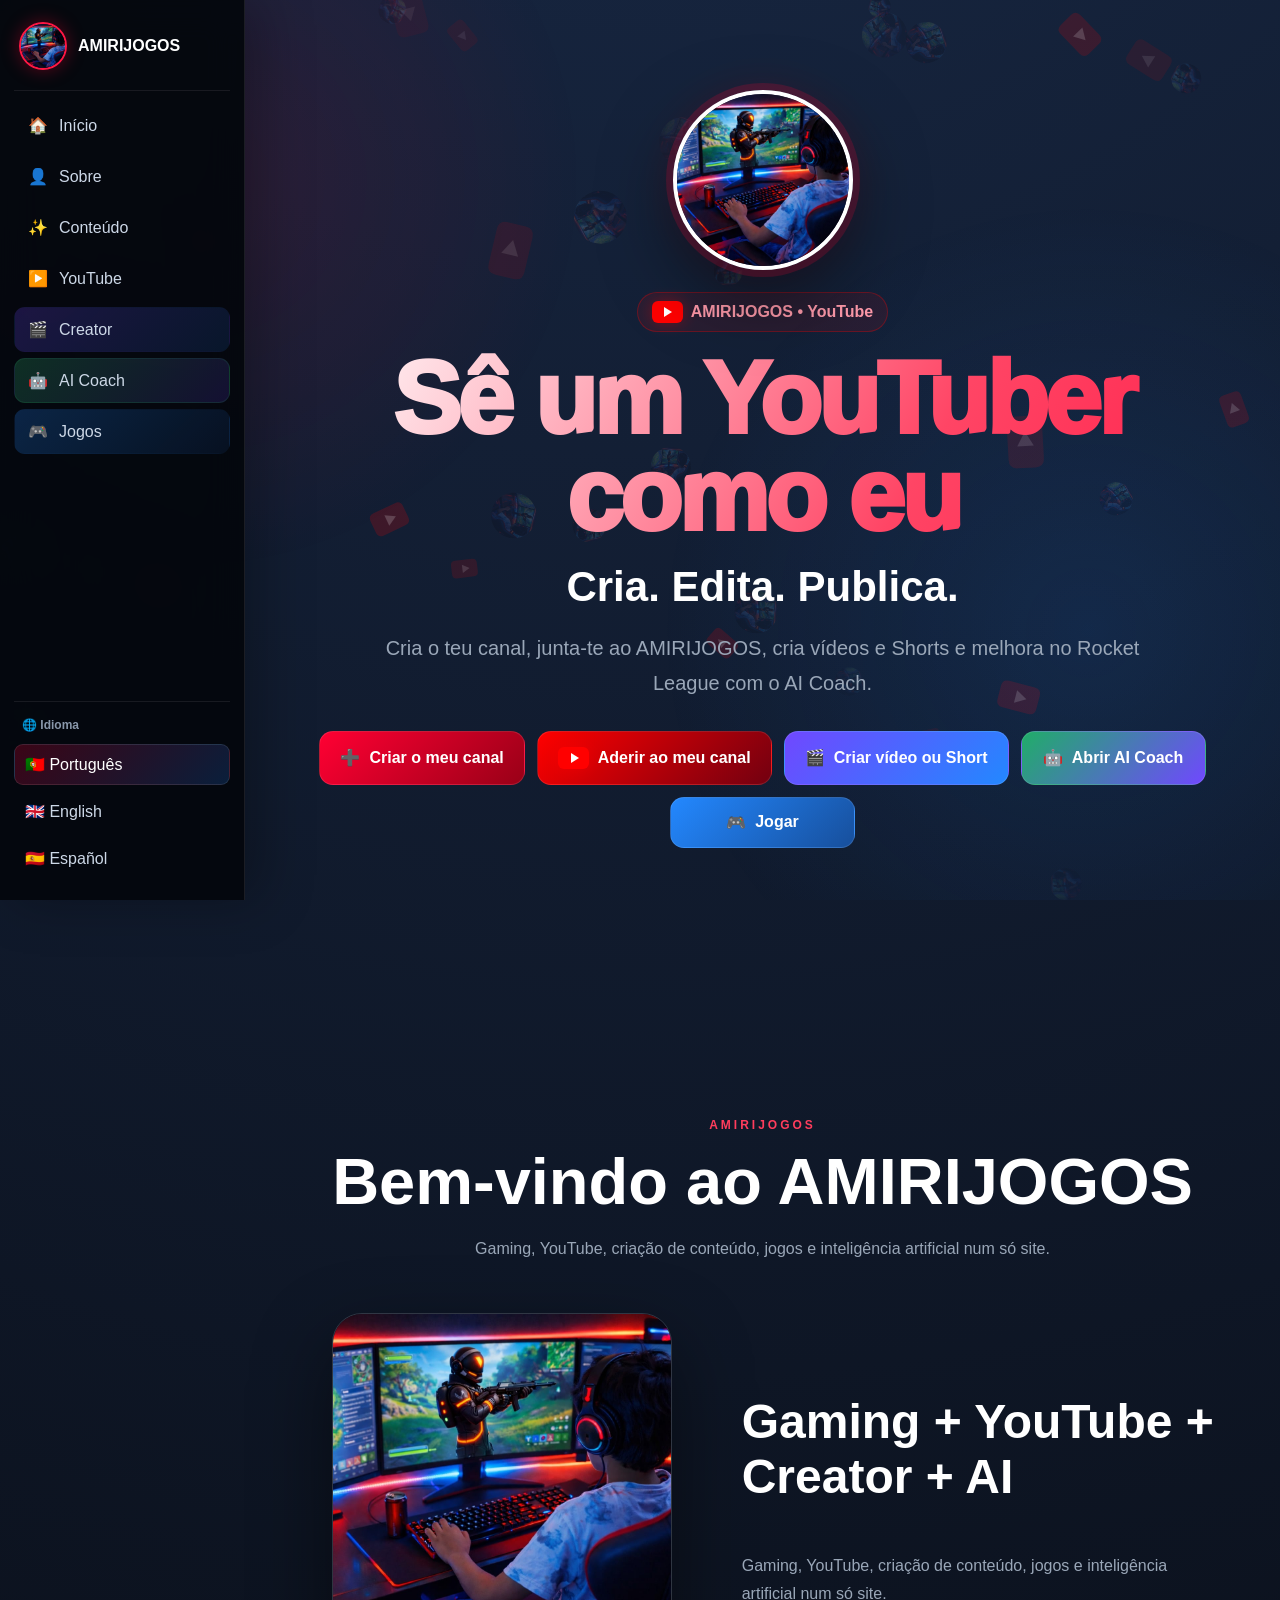
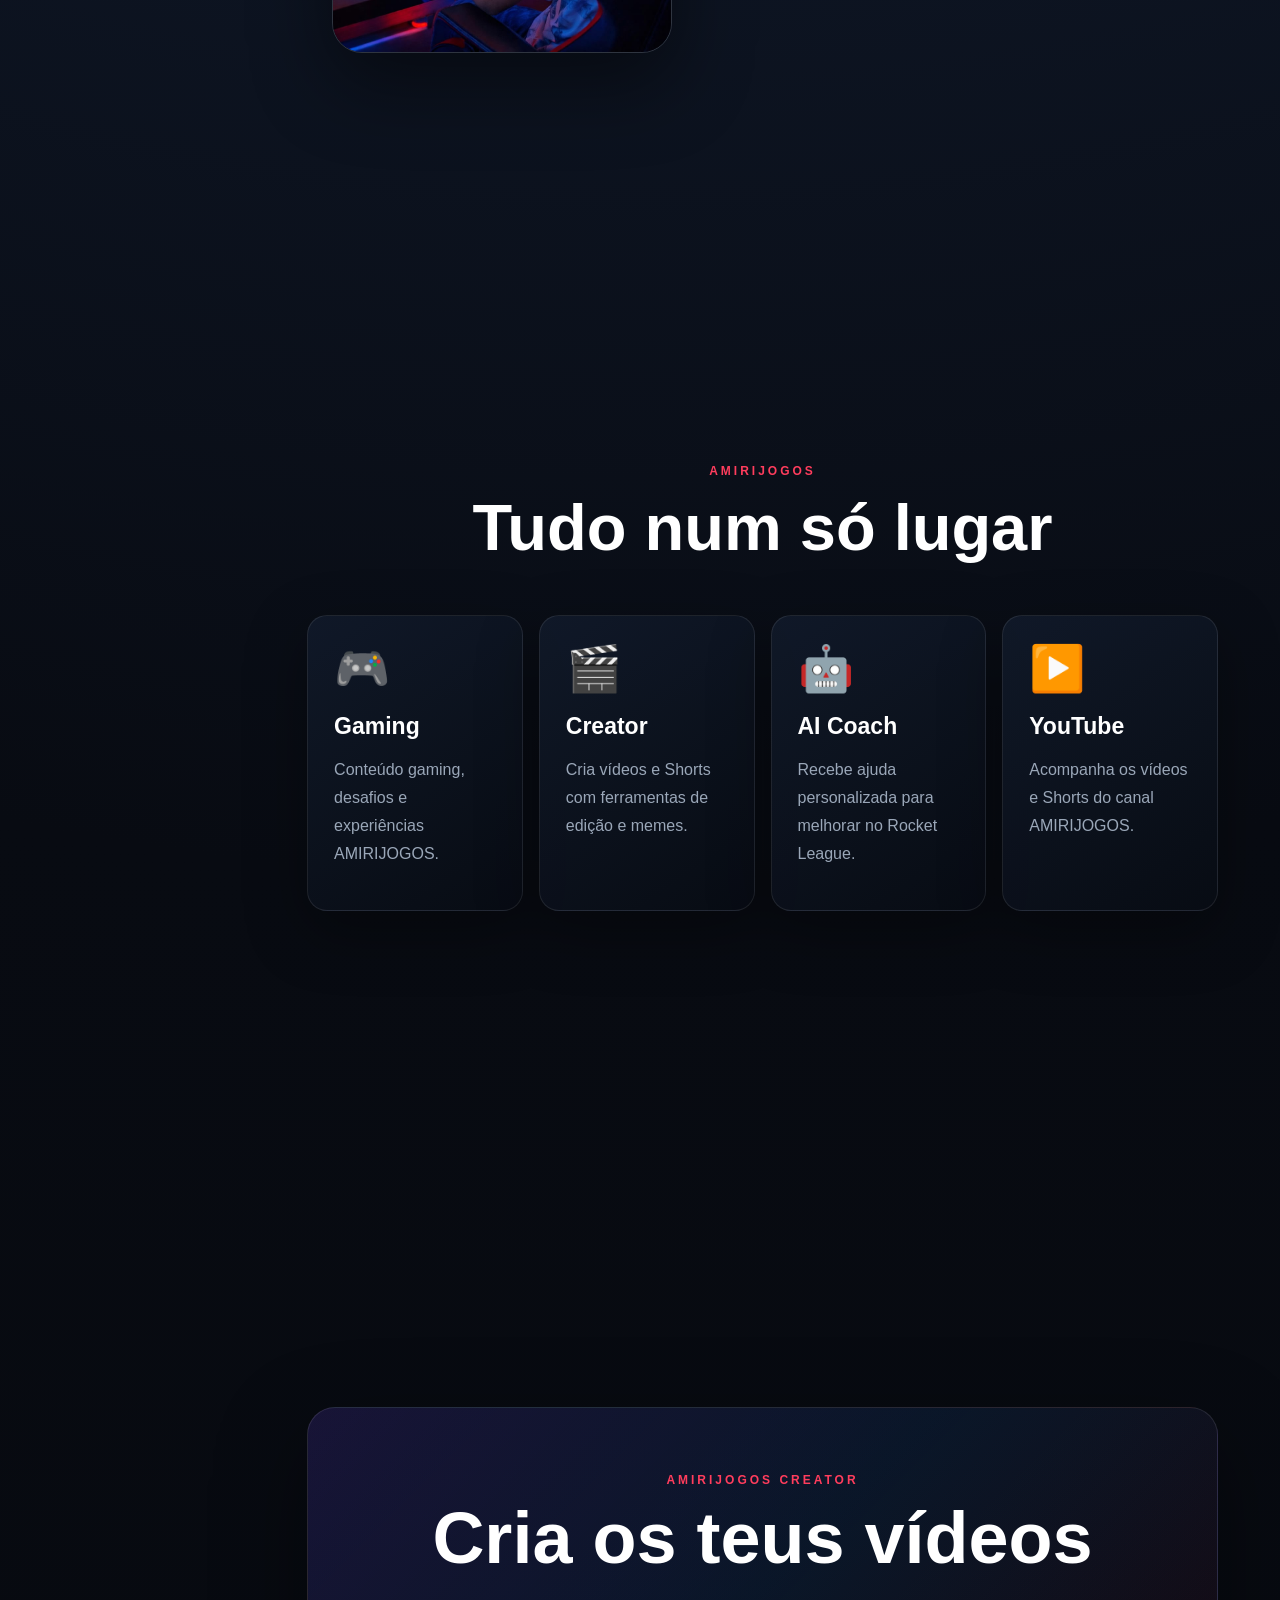
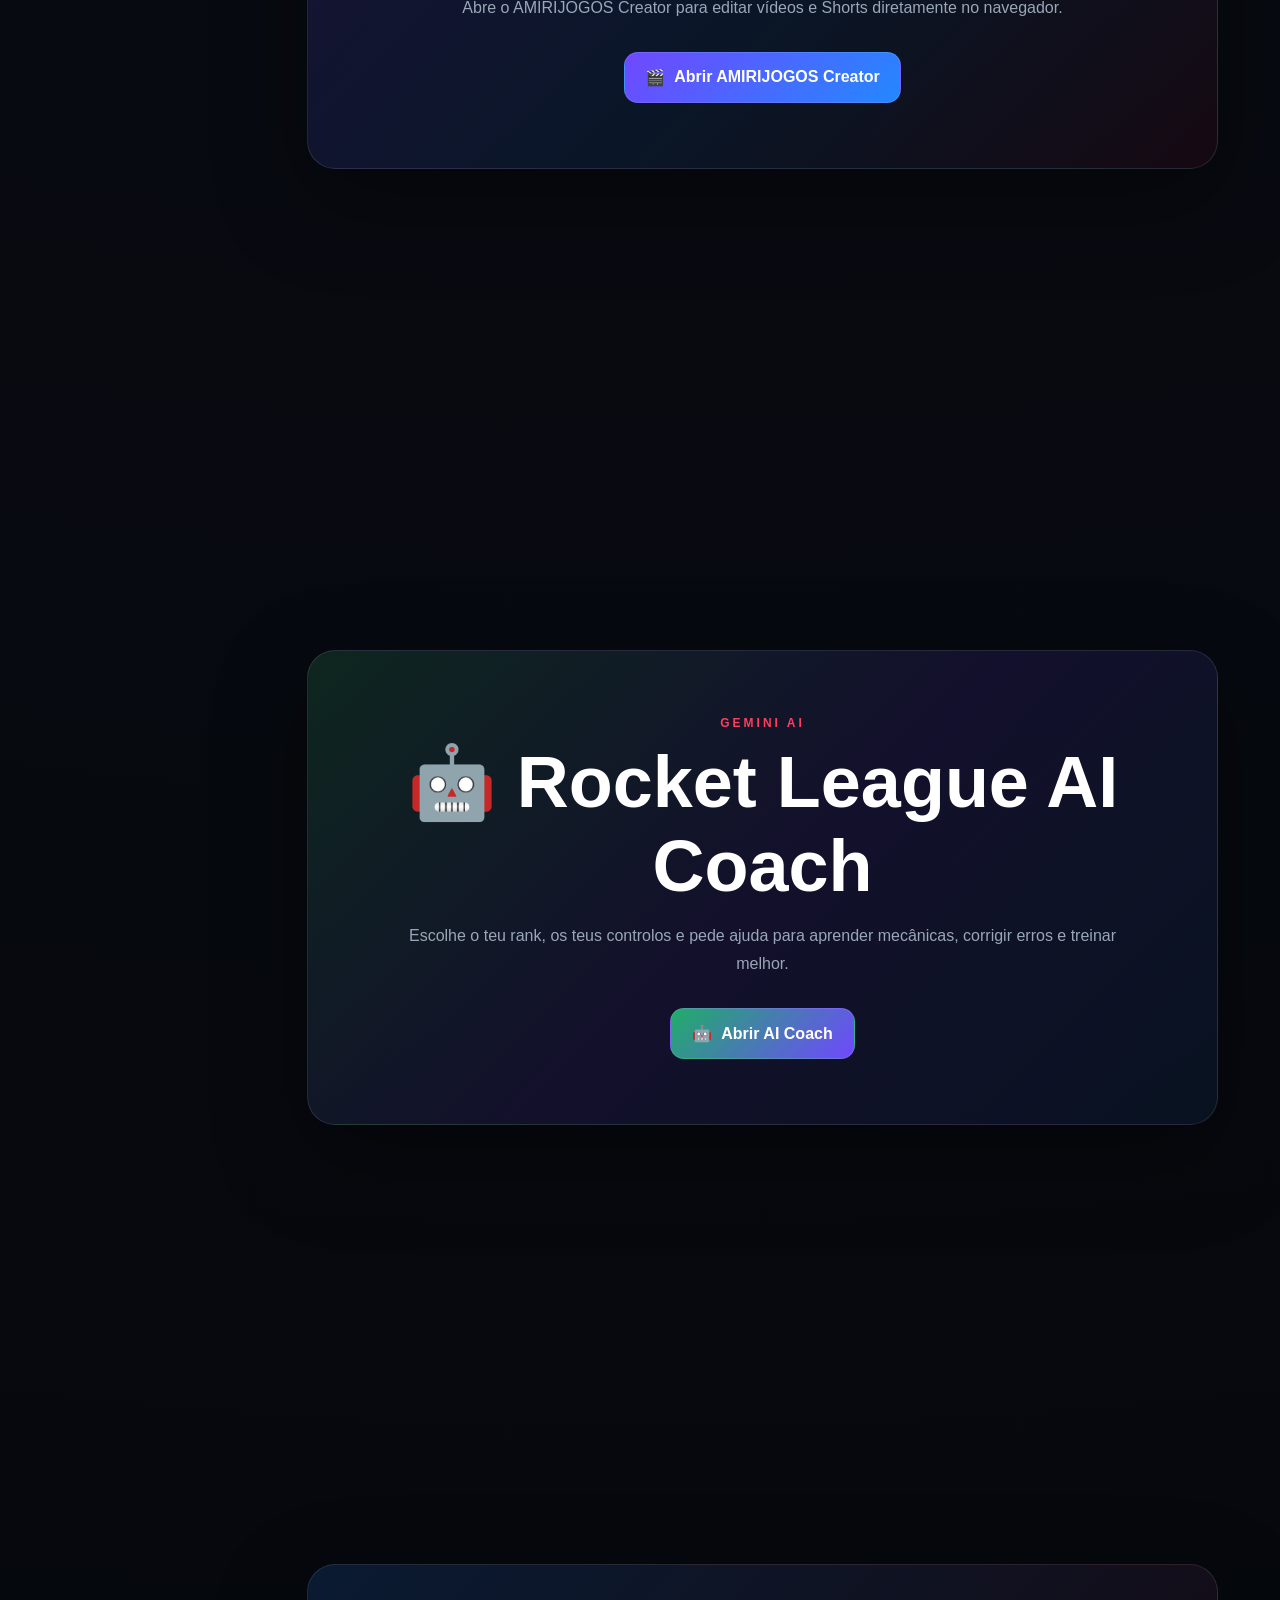
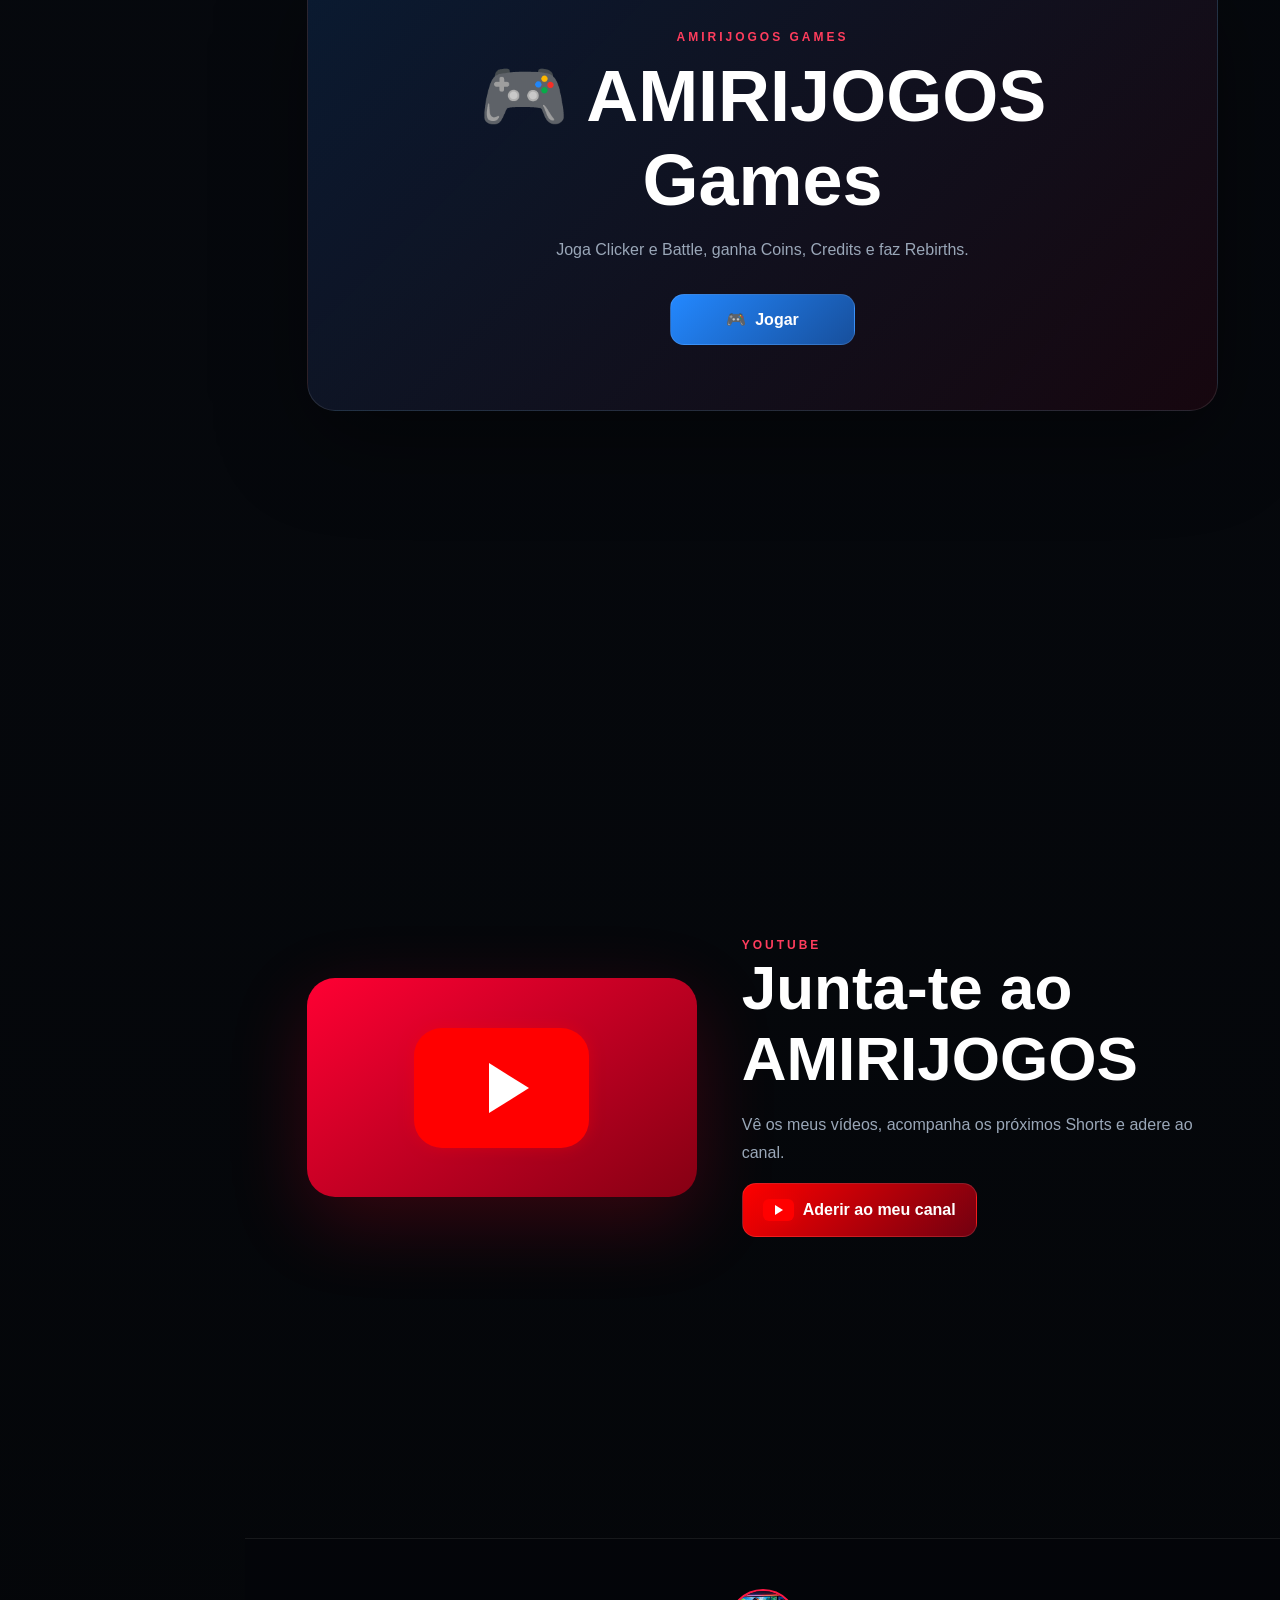
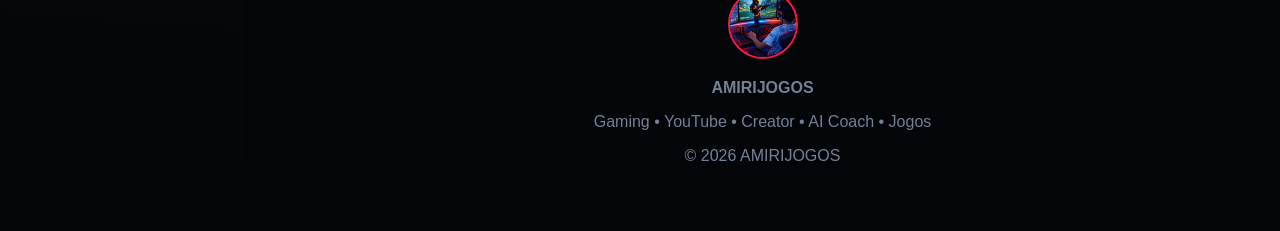
<file: index.html>
<!DOCTYPE html>
<html lang="pt-PT">
<head>
<meta charset="UTF-8">
<meta name="viewport" content="width=device-width,initial-scale=1.0">
<title>AMIRIJOGOS</title>

<style>
:root{
  --bg:#05070c;
  --panel:#0d1420;
  --text:#fff;
  --muted:#9aa7b8;
  --red:#ff0033;
  --blue:#2388ff;
  --purple:#7048ff;
  --green:#38d27d;
  --border:rgba(255,255,255,.09);
  --sidebar:245px;
}

*{
  box-sizing:border-box;
}

html{
  scroll-behavior:smooth;
}

body{
  margin:0;
  padding-left:var(--sidebar);
  min-height:100vh;
  overflow-x:hidden;

  font-family:
    Arial,
    Helvetica,
    sans-serif;

  color:var(--text);

  background:
    radial-gradient(
      circle at 50% -10%,
      #192a48 0,
      #080b12 43%,
      #040609 100%
    );
}

a,
button{
  font:inherit;
}

button{
  cursor:pointer;
}

/* =====================================================
   BACKGROUND
===================================================== */

#particleCanvas{
  position:fixed;
  inset:0;

  width:100%;
  height:100%;

  pointer-events:none;

  z-index:-5;
}

.bg-glow{
  position:fixed;

  inset:0;

  z-index:-4;

  pointer-events:none;

  background:
    radial-gradient(
      circle at 15% 20%,
      rgba(255,0,50,.11),
      transparent 30%
    ),

    radial-gradient(
      circle at 85% 70%,
      rgba(35,136,255,.12),
      transparent 34%
    );
}

/* =====================================================
   SCROLL PROGRESS
===================================================== */

#scrollProgress{
  position:fixed;

  left:var(--sidebar);
  top:0;

  height:4px;
  width:0;

  z-index:5000;

  background:
    linear-gradient(
      90deg,
      var(--red),
      var(--purple),
      var(--blue)
    );

  box-shadow:
    0 0 14px
    rgba(255,0,50,.7);
}

/* =====================================================
   SIDEBAR
===================================================== */

.site-sidebar{
  position:fixed;

  left:0;
  top:0;
  bottom:0;

  width:var(--sidebar);

  z-index:3000;

  display:flex;
  flex-direction:column;

  padding:18px 14px;

  background:
    rgba(5,8,14,.97);

  backdrop-filter:
    blur(18px);

  border-right:
    1px solid
    var(--border);

  box-shadow:
    15px 0 50px
    rgba(0,0,0,.28);
}

.sidebar-brand{
  display:flex;

  align-items:center;

  gap:11px;

  padding:
    4px 5px 20px;

  margin-bottom:12px;

  border-bottom:
    1px solid
    rgba(255,255,255,.08);

  color:#fff;

  text-decoration:none;
}

.sidebar-brand img{
  width:48px;
  height:48px;

  border-radius:50%;

  object-fit:cover;

  border:
    2px solid
    #ff1744;

  box-shadow:
    0 0 18px
    rgba(255,0,50,.35);
}

.sidebar-nav{
  display:grid;

  gap:6px;
}

.sidebar-nav a{
  display:flex;

  align-items:center;

  gap:11px;

  padding:
    12px 13px;

  border:
    1px solid
    transparent;

  border-radius:11px;

  color:#cdd8e7;

  text-decoration:none;

  transition:.22s;
}

.sidebar-nav a:hover{
  color:#fff;

  background:
    rgba(255,255,255,.07);

  transform:
    translateX(4px);
}

.creator-link{
  background:
    linear-gradient(
      135deg,
      rgba(112,72,255,.22),
      rgba(35,136,255,.12)
    );
}

.coach-link{
  background:
    linear-gradient(
      135deg,
      rgba(56,210,125,.20),
      rgba(112,72,255,.15)
    );

  border-color:
    rgba(56,210,125,.10) !important;
}

.games-link{
  background:
    linear-gradient(
      135deg,
      rgba(35,136,255,.23),
      rgba(35,136,255,.08)
    );
}

/* =====================================================
   LANGUAGE
===================================================== */

.sidebar-language{
  margin-top:auto;

  padding-top:16px;

  border-top:
    1px solid
    rgba(255,255,255,.08);
}

.language-title{
  padding:
    0 8px 9px;

  color:#8997aa;

  font-size:12px;

  font-weight:900;
}

.language-button{
  width:100%;

  padding:10px;

  margin:3px 0;

  border:
    1px solid
    transparent;

  border-radius:9px;

  background:transparent;

  color:#cdd8e7;

  text-align:left;
}

.language-button:hover{
  background:
    rgba(255,255,255,.06);
}

.selected-language{
  color:#fff !important;

  border-color:
    rgba(255,255,255,.10) !important;

  background:
    linear-gradient(
      135deg,
      rgba(255,0,51,.22),
      rgba(35,136,255,.19)
    ) !important;
}

/* =====================================================
   MOBILE SIDEBAR
===================================================== */

.sidebar-toggle{
  display:none;

  position:fixed;

  top:12px;
  left:12px;

  z-index:4000;

  width:47px;
  height:47px;

  border:0;

  border-radius:12px;

  color:#fff;

  background:#101827;

  font-size:23px;

  box-shadow:
    0 10px 30px
    rgba(0,0,0,.4);
}

.mobile-overlay{
  display:none;

  position:fixed;

  inset:0;

  z-index:2500;

  background:
    rgba(0,0,0,.55);
}

.mobile-overlay.show{
  display:block;
}

/* =====================================================
   SECTIONS
===================================================== */

section{
  min-height:100vh;

  display:flex;

  align-items:center;

  justify-content:center;

  padding:
    90px 6%;

  position:relative;
}

.section-content{
  width:min(
    1100px,
    100%
  );

  margin:auto;
}

/* =====================================================
   HERO
===================================================== */

.hero{
  text-align:center;
}

.hero-content{
  width:min(
    1050px,
    100%
  );

  margin:auto;
}

.logo-wrap{
  position:relative;

  display:inline-flex;

  align-items:center;

  justify-content:center;

  margin-bottom:22px;
}

.logo-wrap::before{
  content:"";

  position:absolute;

  width:220px;
  height:220px;

  border-radius:50%;

  background:
    radial-gradient(
      circle,
      rgba(255,0,50,.36),
      transparent 68%
    );

  filter:blur(20px);

  animation:
    glow
    3s ease-in-out
    infinite;
}

.hero-logo{
  position:relative;

  z-index:2;

  width:
    clamp(
      125px,
      18vw,
      180px
    );

  height:
    clamp(
      125px,
      18vw,
      180px
    );

  border-radius:50%;

  object-fit:cover;

  border:
    4px solid #fff;

  box-shadow:
    0 0 0 7px
    rgba(255,0,50,.18),

    0 25px 70px
    rgba(0,0,0,.5);

  animation:
    float
    4s ease-in-out
    infinite;
}

@keyframes float{

  50%{
    transform:
      translateY(-12px);
  }

}

@keyframes glow{

  0%,
  100%{
    transform:scale(.9);
    opacity:.6;
  }

  50%{
    transform:scale(1.2);
    opacity:1;
  }

}

/* =====================================================
   YOUTUBE ICON
===================================================== */

.youtube-badge{
  display:inline-flex;

  align-items:center;

  gap:8px;

  padding:
    8px 14px;

  margin-bottom:18px;

  border-radius:999px;

  border:
    1px solid
    rgba(255,0,0,.3);

  background:
    rgba(255,0,0,.09);

  color:#ff9aaa;

  font-weight:800;
}

.youtube-icon{
  position:relative;

  width:31px;
  height:22px;

  display:inline-block;

  flex-shrink:0;

  border-radius:6px;

  background:#ff0000;

  box-shadow:
    0 0 15px
    rgba(255,0,0,.35);
}

.youtube-icon::after{
  content:"";

  position:absolute;

  left:54%;
  top:50%;

  transform:
    translate(-50%,-50%);

  border-top:
    5px solid transparent;

  border-bottom:
    5px solid transparent;

  border-left:
    8px solid #fff;
}

/* =====================================================
   HERO TEXT
===================================================== */

.hero h1{
  margin:0;

  font-size:
    clamp(
      45px,
      8vw,
      105px
    );

  line-height:.95;

  font-weight:1000;

  letter-spacing:-4px;

  background:
    linear-gradient(
      120deg,
      #fff,
      #ff4565,
      #ff0033,
      #8cbfff
    );

  background-size:
    200% 200%;

  background-clip:text;

  -webkit-background-clip:text;

  color:transparent;

  animation:
    titleGradient
    6s ease
    infinite;
}

@keyframes titleGradient{

  50%{
    background-position:
      100% 50%;
  }

}

.hero-subtitle{
  margin-top:18px;

  font-size:
    clamp(
      25px,
      4vw,
      42px
    );

  font-weight:900;
}

.hero-description{
  max-width:780px;

  margin:
    20px auto 30px;

  color:
    var(--muted);

  line-height:1.75;

  font-size:
    clamp(
      16px,
      2vw,
      20px
    );
}

/* =====================================================
   BUTTONS
===================================================== */

.hero-buttons{
  display:flex;

  justify-content:center;

  flex-wrap:wrap;

  gap:12px;
}

.main-button{
  min-width:185px;

  padding:
    15px 20px;

  display:inline-flex;

  justify-content:center;

  align-items:center;

  gap:9px;

  border-radius:14px;

  border:
    1px solid
    rgba(255,255,255,.11);

  color:#fff;

  text-decoration:none;

  font-weight:900;

  transition:.25s;
}

.main-button:hover{
  transform:
    translateY(-5px)
    scale(1.025);

  filter:
    brightness(1.12);
}

.red-button{
  background:
    linear-gradient(
      135deg,
      #ff0033,
      #990017
    );
}

.youtube-button{
  background:
    linear-gradient(
      135deg,
      #ff0000,
      #720010
    );
}

.creator-button{
  background:
    linear-gradient(
      135deg,
      #7048ff,
      #2388ff
    );
}

.coach-button{
  background:
    linear-gradient(
      135deg,
      #20ad68,
      #7048ff
    );
}

.games-button{
  background:
    linear-gradient(
      135deg,
      #2388ff,
      #174f9c
    );
}

/* =====================================================
   CONTENT
===================================================== */

.section-header{
  text-align:center;

  margin-bottom:50px;
}

.section-label{
  color:#ff3d5d;

  font-size:12px;

  font-weight:900;

  letter-spacing:3px;
}

.section-header h2{
  margin:
    12px 0;

  font-size:
    clamp(
      36px,
      6vw,
      65px
    );
}

.section-header p,
.showcase p,
.card p,
.about-text p,
.youtube-text p{
  color:var(--muted);

  line-height:1.75;
}

.about-grid,
.youtube-grid{
  display:grid;

  grid-template-columns:
    .9fr 1.1fr;

  gap:45px;

  align-items:center;
}

.about-image{
  text-align:center;
}

.about-image img{
  width:min(
    340px,
    85vw
  );

  aspect-ratio:1;

  object-fit:cover;

  border-radius:30px;

  border:
    1px solid
    rgba(255,255,255,.14);

  box-shadow:
    0 30px 80px
    rgba(0,0,0,.48);
}

.about-text h3{
  font-size:
    clamp(
      29px,
      4vw,
      48px
    );
}

/* =====================================================
   CARDS
===================================================== */

.cards{
  display:grid;

  grid-template-columns:
    repeat(4,1fr);

  gap:16px;
}

.card{
  min-height:260px;

  padding:26px;

  border-radius:20px;

  border:
    1px solid
    var(--border);

  background:
    linear-gradient(
      145deg,
      rgba(18,27,44,.82),
      rgba(8,12,20,.82)
    );

  box-shadow:
    0 20px 60px
    rgba(0,0,0,.35);

  transition:.35s;
}

.card:hover{
  transform:
    translateY(-9px);

  border-color:
    rgba(35,136,255,.4);
}

.card-icon{
  font-size:45px;

  margin-bottom:18px;
}

.card h3{
  font-size:23px;

  margin:
    0 0 10px;
}

/* =====================================================
   SHOWCASE
===================================================== */

.showcase{
  padding:
    clamp(
      35px,
      6vw,
      65px
    );

  text-align:center;

  border-radius:28px;

  border:
    1px solid
    rgba(255,255,255,.10);

  box-shadow:
    0 30px 90px
    rgba(0,0,0,.38);
}

.creator-showcase{
  background:
    linear-gradient(
      135deg,
      rgba(112,72,255,.16),
      rgba(35,136,255,.10),
      rgba(255,0,51,.06)
    );
}

.coach-showcase{
  background:
    linear-gradient(
      135deg,
      rgba(56,210,125,.15),
      rgba(112,72,255,.12),
      rgba(35,136,255,.08)
    );
}

.games-showcase{
  background:
    linear-gradient(
      135deg,
      rgba(35,136,255,.15),
      rgba(255,0,51,.07)
    );
}

.showcase h2{
  font-size:
    clamp(
      38px,
      7vw,
      72px
    );

  margin:
    10px 0 15px;
}

.showcase p{
  max-width:720px;

  margin:
    0 auto 30px;
}

/* =====================================================
   YOUTUBE
===================================================== */

.youtube-preview{
  aspect-ratio:16/9;

  display:flex;

  align-items:center;

  justify-content:center;

  border-radius:28px;

  background:
    linear-gradient(
      145deg,
      #ff0033,
      #850013
    );

  box-shadow:
    0 25px 80px
    rgba(255,0,40,.2);
}

.youtube-preview .youtube-icon{
  width:175px;
  height:120px;

  border-radius:28px;
}

.youtube-preview .youtube-icon::after{
  border-top-width:25px;

  border-bottom-width:25px;

  border-left-width:40px;
}

.youtube-text h2{
  font-size:
    clamp(
      35px,
      6vw,
      62px
    );

  margin:
    0 0 17px;
}

/* =====================================================
   REVEAL
===================================================== */

.reveal{
  opacity:0;

  transform:
    translateY(50px)
    scale(.98);

  filter:blur(5px);

  transition:
    opacity .85s ease,
    transform .85s ease,
    filter .85s ease;
}

.reveal.visible{
  opacity:1;

  transform:none;

  filter:none;
}

/* =====================================================
   FOOTER
===================================================== */

footer{
  text-align:center;

  padding:
    50px 20px;

  border-top:
    1px solid
    rgba(255,255,255,.08);

  color:#748195;

  background:
    rgba(4,6,10,.78);
}

footer img{
  width:70px;
  height:70px;

  border-radius:50%;

  object-fit:cover;

  border:
    2px solid
    #ff1744;
}

/* =====================================================
   RESPONSIVE
===================================================== */

@media(max-width:1050px){

  .cards{
    grid-template-columns:
      repeat(2,1fr);
  }

}

@media(max-width:850px){

  body{
    padding-left:0;
  }

  #scrollProgress{
    left:0;
  }

  .site-sidebar{
    width:265px;

    transform:
      translateX(-105%);

    transition:
      transform .3s ease;
  }

  .site-sidebar.open{
    transform:
      translateX(0);
  }

  .sidebar-toggle{
    display:block;
  }

  .about-grid,
  .youtube-grid{
    grid-template-columns:1fr;
  }

  .about-text{
    text-align:center;
  }

}

@media(max-width:650px){

  section{
    padding:
      90px 20px 70px;
  }

  .hero h1{
    letter-spacing:-2px;
  }

  .hero-buttons{
    flex-direction:column;

    align-items:center;
  }

  .main-button{
    width:min(
      350px,
      100%
    );
  }

  .cards{
    grid-template-columns:1fr;
  }

}
</style>
</head>

<body>

<canvas id="particleCanvas"></canvas>

<div class="bg-glow"></div>

<div id="scrollProgress"></div>

<button
  id="sidebarToggle"
  class="sidebar-toggle"
  aria-label="Menu"
>
☰
</button>

<div
  id="mobileOverlay"
  class="mobile-overlay"
></div>

<aside
  class="site-sidebar"
  id="siteSidebar"
>

<a
  href="#inicio"
  class="sidebar-brand"
>
  <img
    src="perfil.jpg"
    alt="AMIRIJOGOS"
  >

  <strong>
    AMIRIJOGOS
  </strong>
</a>

<nav class="sidebar-nav">

<a href="#inicio">
🏠
<span data-i18n="home">
Início
</span>
</a>

<a href="#sobre">
👤
<span data-i18n="about">
Sobre
</span>
</a>

<a href="#conteudo">
✨
<span data-i18n="content">
Conteúdo
</span>
</a>

<a
  href="https://www.youtube.com/@amirijogos"
  target="_blank"
  rel="noopener noreferrer"
>
▶️
<span data-i18n="youtube">
YouTube
</span>
</a>

<a
  href="creator.html"
  class="creator-link"
>
🎬
<span data-i18n="creator">
Creator
</span>
</a>

<a
  href="coach.html"
  class="coach-link"
>
🤖
<span data-i18n="aiCoach">
AI Coach
</span>
</a>

<a
  href="games.html"
  class="games-link"
>
🎮
<span data-i18n="games">
Jogos
</span>
</a>

</nav>

<div class="sidebar-language">

<div class="language-title">
🌐
<span data-i18n="language">
Idioma
</span>
</div>

<button
  class="language-button"
  data-language="pt"
  onclick="setAmiriLanguage('pt')"
>
🇵🇹 Português
</button>

<button
  class="language-button"
  data-language="en"
  onclick="setAmiriLanguage('en')"
>
🇬🇧 English
</button>

<button
  class="language-button"
  data-language="es"
  onclick="setAmiriLanguage('es')"
>
🇪🇸 Español
</button>

</div>

</aside>

<!-- =====================================================
     HERO
===================================================== -->

<section
  class="hero"
  id="inicio"
>

<div class="hero-content">

<div class="logo-wrap">

<img
  src="perfil.jpg"
  class="hero-logo"
  alt="AMIRIJOGOS"
>

</div>

<br>

<div class="youtube-badge">

<span class="youtube-icon"></span>

AMIRIJOGOS • YouTube

</div>

<h1 data-i18n="heroTitle">
Sê um YouTuber como eu
</h1>

<div
  class="hero-subtitle"
  data-i18n="heroSubtitle"
>
Cria. Edita. Publica.
</div>

<p
  class="hero-description"
  data-i18n="heroDescription"
>
Cria o teu canal, junta-te ao AMIRIJOGOS,
cria vídeos e Shorts e melhora no Rocket League
com o AI Coach.
</p>

<div class="hero-buttons">

<a
  href="https://www.youtube.com/create_channel"
  target="_blank"
  rel="noopener noreferrer"
  class="main-button red-button"
>
➕
<span data-i18n="createChannel">
Criar o meu canal
</span>
</a>

<a
  href="https://www.youtube.com/@amirijogos?sub_confirmation=1"
  target="_blank"
  rel="noopener noreferrer"
  class="main-button youtube-button"
>

<span class="youtube-icon"></span>

<span data-i18n="joinChannel">
Aderir ao meu canal
</span>

</a>

<a
  href="creator.html"
  class="main-button creator-button"
>
🎬
<span data-i18n="createVideo">
Criar vídeo ou Short
</span>
</a>

<a
  href="coach.html"
  class="main-button coach-button"
>
🤖
<span data-i18n="openCoach">
Abrir AI Coach
</span>
</a>

<a
  href="games.html"
  class="main-button games-button"
>
🎮
<span data-i18n="playGames">
Jogar
</span>
</a>

</div>

</div>

</section>

<!-- =====================================================
     ABOUT
===================================================== -->

<section id="sobre">

<div class="section-content">

<div class="section-header reveal">

<div class="section-label">
AMIRIJOGOS
</div>

<h2 data-i18n="welcome">
Bem-vindo ao AMIRIJOGOS
</h2>

<p data-i18n="welcomeText">
Gaming, YouTube, criação de conteúdo,
jogos e inteligência artificial num só site.
</p>

</div>

<div class="about-grid">

<div class="about-image reveal">

<img
  src="perfil.jpg"
  alt="AMIRIJOGOS"
>

</div>

<div class="about-text reveal">

<h3>
Gaming + YouTube + Creator + AI
</h3>

<p data-i18n="welcomeText">
Gaming, YouTube, criação de conteúdo,
jogos e inteligência artificial num só site.
</p>

</div>

</div>

</div>

</section>

<!-- =====================================================
     CONTEÚDO
===================================================== -->

<section id="conteudo">

<div class="section-content">

<div class="section-header reveal">

<div class="section-label">
AMIRIJOGOS
</div>

<h2 data-i18n="contentTitle">
Tudo num só lugar
</h2>

</div>

<div class="cards">

<article class="card reveal">

<div class="card-icon">
🎮
</div>

<h3 data-i18n="gamingTitle">
Gaming
</h3>

<p data-i18n="gamingText">
Conteúdo gaming, desafios e experiências AMIRIJOGOS.
</p>

</article>

<article class="card reveal">

<div class="card-icon">
🎬
</div>

<h3 data-i18n="creator">
Creator
</h3>

<p data-i18n="creatorCardText">
Cria vídeos e Shorts com ferramentas de edição e memes.
</p>

</article>

<article class="card reveal">

<div class="card-icon">
🤖
</div>

<h3 data-i18n="aiCoach">
AI Coach
</h3>

<p data-i18n="coachCardText">
Recebe ajuda personalizada para melhorar no Rocket League.
</p>

</article>

<article class="card reveal">

<div class="card-icon">
▶️
</div>

<h3 data-i18n="youtube">
YouTube
</h3>

<p data-i18n="youtubeCardText">
Acompanha os vídeos e Shorts do canal AMIRIJOGOS.
</p>

</article>

</div>

</div>

</section>

<!-- =====================================================
     CREATOR
===================================================== -->

<section id="creator">

<div class="section-content">

<div class="showcase creator-showcase reveal">

<div class="section-label">
AMIRIJOGOS CREATOR
</div>

<h2 data-i18n="creatorTitle">
Cria os teus vídeos
</h2>

<p data-i18n="creatorDescription">
Abre o AMIRIJOGOS Creator
para editar vídeos e Shorts diretamente no navegador.
</p>

<a
  href="creator.html"
  class="main-button creator-button"
>
🎬
<span data-i18n="openCreator">
Abrir AMIRIJOGOS Creator
</span>
</a>

</div>

</div>

</section>

<!-- =====================================================
     COACH
===================================================== -->

<section id="coach">

<div class="section-content">

<div class="showcase coach-showcase reveal">

<div class="section-label">
GEMINI AI
</div>

<h2>
🤖
<span data-i18n="coachHomeTitle">
Rocket League AI Coach
</span>
</h2>

<p data-i18n="coachHomeText">
Escolhe o teu rank, os teus controlos e pede ajuda
para aprender mecânicas, corrigir erros e treinar melhor.
</p>

<a
  href="coach.html"
  class="main-button coach-button"
>
🤖
<span data-i18n="openCoach">
Abrir AI Coach
</span>
</a>

</div>

</div>

</section>

<!-- =====================================================
     GAMES
===================================================== -->

<section id="jogos">

<div class="section-content">

<div class="showcase games-showcase reveal">

<div class="section-label">
AMIRIJOGOS GAMES
</div>

<h2>
🎮
<span data-i18n="gamesTitle">
AMIRIJOGOS Games
</span>
</h2>

<p data-i18n="gamesText">
Joga Clicker e Battle,
ganha Coins, Credits e faz Rebirths.
</p>

<a
  href="games.html"
  class="main-button games-button"
>
🎮
<span data-i18n="playGames">
Jogar
</span>
</a>

</div>

</div>

</section>

<!-- =====================================================
     YOUTUBE
===================================================== -->

<section id="youtube">

<div class="section-content">

<div class="youtube-grid">

<div class="youtube-preview reveal">

<span class="youtube-icon"></span>

</div>

<div class="youtube-text reveal">

<div class="section-label">
YOUTUBE
</div>

<h2 data-i18n="youtubeTitle">
Junta-te ao AMIRIJOGOS
</h2>

<p data-i18n="youtubeText">
Vê os meus vídeos,
acompanha os próximos Shorts e adere ao canal.
</p>

<a
  href="https://www.youtube.com/@amirijogos?sub_confirmation=1"
  target="_blank"
  rel="noopener noreferrer"
  class="main-button youtube-button"
>

<span class="youtube-icon"></span>

<span data-i18n="joinChannel">
Aderir ao meu canal
</span>

</a>

</div>

</div>

</div>

</section>

<footer>

<img
  src="perfil.jpg"
  alt="AMIRIJOGOS"
>

<p>
<strong>
AMIRIJOGOS
</strong>
</p>

<p data-i18n="footerText">
Gaming • YouTube • Creator • AI Coach • Jogos
</p>

<p>
© 2026 AMIRIJOGOS
</p>

</footer>

<script>
"use strict";

/* SIDEBAR */

const sidebar =
document.getElementById(
  "siteSidebar"
);

const toggle =
document.getElementById(
  "sidebarToggle"
);

const overlay =
document.getElementById(
  "mobileOverlay"
);

function closeSidebar(){

  sidebar.classList.remove(
    "open"
  );

  overlay.classList.remove(
    "show"
  );

}

toggle.addEventListener(
  "click",
  ()=>{

    sidebar.classList.toggle(
      "open"
    );

    overlay.classList.toggle(
      "show",
      sidebar.classList.contains(
        "open"
      )
    );

  }
);

overlay.addEventListener(
  "click",
  closeSidebar
);

document
.querySelectorAll(
  ".sidebar-nav a"
)
.forEach(
  link=>{

    link.addEventListener(
      "click",
      ()=>{

        if(
          innerWidth<=850
        ){

          closeSidebar();

        }

      }
    );

  }
);

/* SMOOTH SCROLL */

document
.querySelectorAll(
  'a[href^="#"]'
)
.forEach(
  link=>{

    link.addEventListener(
      "click",
      event=>{

        const target =
        document.querySelector(
          link.getAttribute(
            "href"
          )
        );

        if(!target){
          return;
        }

        event.preventDefault();

        target.scrollIntoView({
          behavior:"smooth",
          block:"start"
        });

      }
    );

  }
);

/* PROGRESS */

const progress =
document.getElementById(
  "scrollProgress"
);

function updateProgress(){

  const max =
    document.documentElement.scrollHeight -
    innerHeight;

  progress.style.width =
    (
      max>0
      ? scrollY/max*100
      : 0
    )+"%";

}

addEventListener(
  "scroll",
  updateProgress,
  {
    passive:true
  }
);

updateProgress();

/* REVEAL */

const observer =
new IntersectionObserver(
  entries=>{

    entries.forEach(
      entry=>{

        if(
          entry.isIntersecting
        ){

          entry.target.classList.add(
            "visible"
          );

          observer.unobserve(
            entry.target
          );

        }

      }
    );

  },
  {
    threshold:.12
  }
);

document
.querySelectorAll(
  ".reveal"
)
.forEach(
  element=>{

    observer.observe(
      element
    );

  }
);

/* PARTICULAS */

const particleCanvas =
document.getElementById(
  "particleCanvas"
);

const ctx =
particleCanvas.getContext(
  "2d"
);

const logo =
new Image();

logo.src =
"perfil.jpg";

let cw=0;

let ch=0;

let particles=[];

function roundedRect(
  x,
  y,
  w,
  h,
  r
){

  ctx.beginPath();

  ctx.moveTo(
    x+r,
    y
  );

  ctx.lineTo(
    x+w-r,
    y
  );

  ctx.quadraticCurveTo(
    x+w,
    y,
    x+w,
    y+r
  );

  ctx.lineTo(
    x+w,
    y+h-r
  );

  ctx.quadraticCurveTo(
    x+w,
    y+h,
    x+w-r,
    y+h
  );

  ctx.lineTo(
    x+r,
    y+h
  );

  ctx.quadraticCurveTo(
    x,
    y+h,
    x,
    y+h-r
  );

  ctx.lineTo(
    x,
    y+r
  );

  ctx.quadraticCurveTo(
    x,
    y,
    x+r,
    y
  );

  ctx.closePath();

}

function drawYT(p){

  ctx.save();

  ctx.globalAlpha =
  p.o;

  ctx.translate(
    p.x,
    p.y
  );

  ctx.rotate(
    p.r
  );

  const width =
  p.s;

  const height =
  p.s*.68;

  roundedRect(
    -width/2,
    -height/2,
    width,
    height,
    p.s*.17
  );

  ctx.fillStyle=
  "#ff0000";

  ctx.fill();

  ctx.beginPath();

  ctx.moveTo(
    -p.s*.08,
    -p.s*.16
  );

  ctx.lineTo(
    p.s*.20,
    0
  );

  ctx.lineTo(
    -p.s*.08,
    p.s*.16
  );

  ctx.closePath();

  ctx.fillStyle=
  "#fff";

  ctx.fill();

  ctx.restore();

}

function reset(
  particle,
  randomY=true
){

  particle.x =
  Math.random()*cw;

  particle.y =
  randomY
  ? Math.random()*ch
  : ch+60;

  particle.s =
  22+
  Math.random()*34;

  particle.v =
  .1+
  Math.random()*.24;

  particle.vx =
  (
    Math.random()-.5
  )*.12;

  particle.r =
  Math.random()*
  Math.PI*2;

  particle.rv =
  (
    Math.random()-.5
  )*.002;

  particle.o =
  .06+
  Math.random()*.14;

}

function resize(){

  cw=
  innerWidth;

  ch=
  innerHeight;

  const ratio =
  Math.min(
    devicePixelRatio||1,
    2
  );

  particleCanvas.width=
  cw*ratio;

  particleCanvas.height=
  ch*ratio;

  particleCanvas.style.width=
  cw+"px";

  particleCanvas.style.height=
  ch+"px";

  ctx.setTransform(
    ratio,
    0,
    0,
    ratio,
    0,
    0
  );

  particles =
  Array.from(
    {
      length:
      cw<700
      ? 18
      : 38
    },
    (_,index)=>{

      const particle={
        type:
        index%2
        ? "channel"
        : "youtube"
      };

      reset(
        particle,
        true
      );

      return particle;

    }
  );

}

function loop(){

  ctx.clearRect(
    0,
    0,
    cw,
    ch
  );

  for(
    const particle
    of particles
  ){

    particle.y-=
    particle.v;

    particle.x+=
    particle.vx;

    particle.r+=
    particle.rv;

    if(
      particle.y<
      -particle.s*2
    ){

      reset(
        particle,
        false
      );

    }

    if(
      particle.type===
      "youtube"
    ){

      drawYT(
        particle
      );

    }else if(
      logo.complete &&
      logo.naturalWidth
    ){

      ctx.save();

      ctx.globalAlpha=
      particle.o;

      ctx.translate(
        particle.x,
        particle.y
      );

      ctx.rotate(
        particle.r
      );

      ctx.beginPath();

      ctx.arc(
        0,
        0,
        particle.s/2,
        0,
        Math.PI*2
      );

      ctx.clip();

      ctx.drawImage(
        logo,
        -particle.s/2,
        -particle.s/2,
        particle.s,
        particle.s
      );

      ctx.restore();

    }

  }

  requestAnimationFrame(
    loop
  );

}

addEventListener(
  "resize",
  resize
);

resize();

loop();

</script>

<script src="language.js"></script>

</body>
</html>
</file>
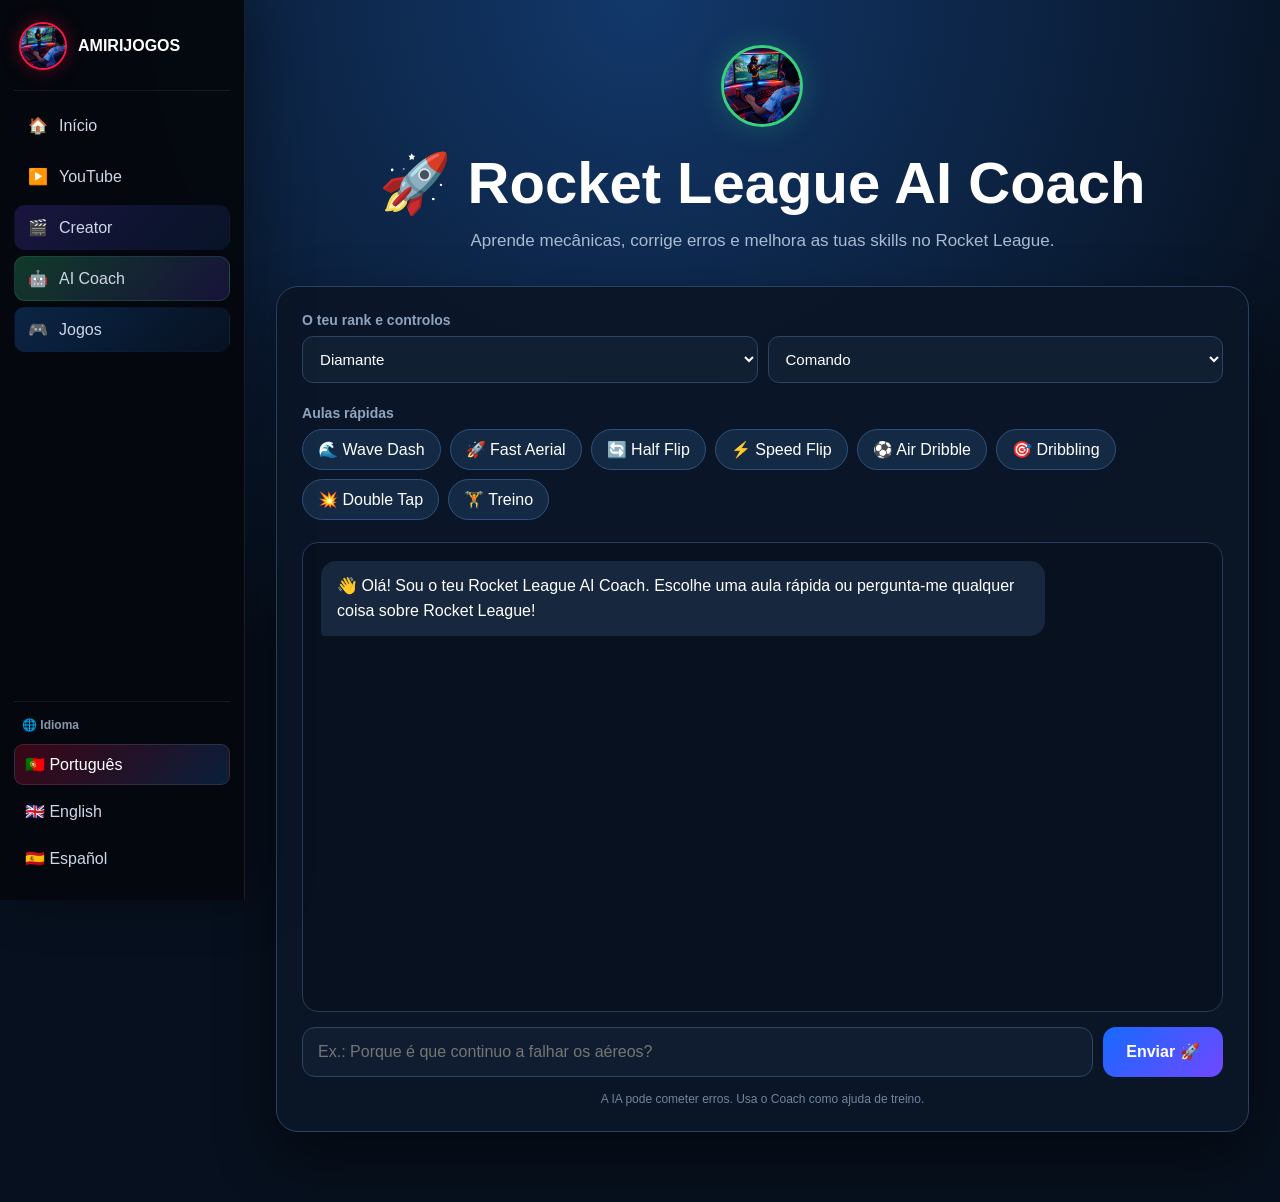
<file: coach.html>
<!DOCTYPE html>
<html lang="pt-PT">

<head>

<meta charset="UTF-8">

<meta
  name="viewport"
  content="width=device-width,initial-scale=1.0"
>

<title>
AMIRIJOGOS — Rocket League AI Coach
</title>

<style>

:root{
  --bg:#05070c;
  --panel:#0d1624;
  --panel2:#101d30;
  --text:#fff;
  --muted:#9aa7b8;
  --blue:#2388ff;
  --purple:#7048ff;
  --green:#38d27d;
  --red:#ff3156;
  --border:rgba(255,255,255,.09);
  --sidebar:245px;
}

*{
  box-sizing:border-box;
}

html{
  scroll-behavior:smooth;
}

body{
  margin:0;

  padding-left:
  var(--sidebar);

  min-height:100vh;

  font-family:
  Arial,
  Helvetica,
  sans-serif;

  color:
  var(--text);

  background:
  radial-gradient(
    circle at top,
    #12386b,
    #07101e 55%
  );
}

button,
input,
select{
  font:inherit;
}

button{
  cursor:pointer;
}

/* =====================================================
   SIDEBAR
===================================================== */

.site-sidebar{
  position:fixed;

  left:0;
  top:0;
  bottom:0;

  width:
  var(--sidebar);

  z-index:3000;

  display:flex;

  flex-direction:column;

  padding:
  18px 14px;

  background:
  rgba(5,8,14,.97);

  backdrop-filter:
  blur(18px);

  border-right:
  1px solid
  var(--border);

  box-shadow:
  15px 0 50px
  rgba(0,0,0,.28);
}

.sidebar-brand{
  display:flex;

  align-items:center;

  gap:11px;

  padding:
  4px 5px 20px;

  margin-bottom:12px;

  border-bottom:
  1px solid
  rgba(255,255,255,.08);

  color:#fff;

  text-decoration:none;
}

.sidebar-brand img{
  width:48px;
  height:48px;

  border-radius:50%;

  object-fit:cover;

  border:
  2px solid
  #ff1744;

  box-shadow:
  0 0 18px
  rgba(255,0,50,.35);
}

.sidebar-nav{
  display:grid;

  gap:6px;
}

.sidebar-nav a{
  display:flex;

  align-items:center;

  gap:11px;

  padding:
  12px 13px;

  border:
  1px solid
  transparent;

  border-radius:11px;

  color:#cdd8e7;

  text-decoration:none;

  transition:.22s;
}

.sidebar-nav a:hover{
  color:#fff;

  background:
  rgba(255,255,255,.07);

  transform:
  translateX(4px);
}

.creator-link{
  background:
  linear-gradient(
    135deg,
    rgba(112,72,255,.20),
    rgba(35,136,255,.10)
  );
}

.coach-link{
  background:
  linear-gradient(
    135deg,
    rgba(56,210,125,.25),
    rgba(112,72,255,.18)
  );

  border-color:
  rgba(56,210,125,.16) !important;
}

.games-link{
  background:
  linear-gradient(
    135deg,
    rgba(35,136,255,.23),
    rgba(35,136,255,.08)
  );
}

/* =====================================================
   LANGUAGE
===================================================== */

.sidebar-language{
  margin-top:auto;

  padding-top:16px;

  border-top:
  1px solid
  rgba(255,255,255,.08);
}

.language-title{
  padding:
  0 8px 9px;

  color:#8997aa;

  font-size:12px;

  font-weight:900;
}

.language-button{
  width:100%;

  padding:10px;

  margin:3px 0;

  border:
  1px solid
  transparent;

  border-radius:9px;

  background:transparent;

  color:#cdd8e7;

  text-align:left;
}

.language-button:hover{
  background:
  rgba(255,255,255,.06);
}

.selected-language{
  color:#fff !important;

  border-color:
  rgba(255,255,255,.10) !important;

  background:
  linear-gradient(
    135deg,
    rgba(255,0,51,.22),
    rgba(35,136,255,.19)
  ) !important;
}

/* =====================================================
   MOBILE SIDEBAR
===================================================== */

.sidebar-toggle{
  display:none;

  position:fixed;

  top:12px;
  left:12px;

  z-index:4000;

  width:47px;
  height:47px;

  border:0;

  border-radius:12px;

  background:#101827;

  color:#fff;

  font-size:23px;

  box-shadow:
  0 10px 30px
  rgba(0,0,0,.4);
}

.mobile-overlay{
  display:none;

  position:fixed;

  inset:0;

  z-index:2500;

  background:
  rgba(0,0,0,.55);
}

.mobile-overlay.show{
  display:block;
}

/* =====================================================
   PAGE
===================================================== */

.page{
  width:min(
    1000px,
    94%
  );

  margin:auto;

  padding:
  45px 0 70px;
}

.hero{
  text-align:center;

  margin-bottom:30px;
}

.hero-logo{
  width:82px;
  height:82px;

  border-radius:50%;

  object-fit:cover;

  border:
  3px solid
  var(--green);

  box-shadow:
  0 0 28px
  rgba(56,210,125,.25);
}

.hero h1{
  font-size:
  clamp(
    36px,
    6vw,
    58px
  );

  margin:
  18px 0 10px;
}

.hero p{
  max-width:700px;

  margin:auto;

  color:#aabbd0;

  font-size:17px;

  line-height:1.7;
}

/* =====================================================
   COACH
===================================================== */

.coach-card{
  background:
  rgba(11,22,39,.96);

  border:
  1px solid
  #294261;

  border-radius:22px;

  padding:25px;

  box-shadow:
  0 25px 60px
  rgba(0,0,0,.45);
}

.label{
  margin-bottom:8px;

  color:#8ea4bf;

  font-size:14px;

  font-weight:700;
}

.settings{
  display:flex;

  gap:10px;

  margin-bottom:22px;
}

.settings select{
  flex:1;

  padding:13px;

  background:#111f33;

  color:#fff;

  border:
  1px solid
  #2c4464;

  border-radius:11px;

  font-size:15px;
}

/* =====================================================
   LESSONS
===================================================== */

.mechanics{
  display:flex;

  flex-wrap:wrap;

  gap:9px;

  margin-bottom:22px;
}

.mechanics button{
  background:#142944;

  color:#fff;

  border:
  1px solid
  #2e527d;

  border-radius:22px;

  padding:
  10px 15px;

  transition:.2s;
}

.mechanics button:hover{
  background:#1769ff;

  transform:
  translateY(-2px);
}

/* =====================================================
   CHAT
===================================================== */

.chat{
  height:470px;

  overflow-y:auto;

  background:#07111f;

  border:
  1px solid
  #243b5a;

  border-radius:16px;

  padding:18px;

  margin-bottom:15px;

  scroll-behavior:smooth;
}

.message{
  width:fit-content;

  max-width:82%;

  padding:
  13px 16px;

  margin-bottom:13px;

  border-radius:15px;

  line-height:1.55;

  white-space:pre-wrap;
}

.bot{
  background:#17273d;

  border-bottom-left-radius:4px;
}

.user{
  background:#1769ff;

  margin-left:auto;

  border-bottom-right-radius:4px;
}

.typing{
  color:#9eb0c7;

  font-style:italic;
}

/* =====================================================
   INPUT
===================================================== */

.input-area{
  display:flex;

  gap:10px;
}

#question{
  flex:1;

  padding:15px;

  background:#101d30;

  color:#fff;

  border:
  1px solid
  #2c4566;

  border-radius:13px;

  outline:none;

  font-size:16px;
}

#question:focus{
  border-color:#1769ff;
}

#sendButton{
  min-width:120px;

  border:0;

  border-radius:13px;

  background:
  linear-gradient(
    135deg,
    #1769ff,
    #7048ff
  );

  color:#fff;

  font-weight:800;

  padding:
  0 16px;
}

#sendButton:hover{
  filter:
  brightness(1.12);
}

#sendButton:disabled{
  opacity:.5;

  cursor:default;
}

.info{
  text-align:center;

  margin-top:15px;

  color:#70849e;

  font-size:12px;
}

/* =====================================================
   MOBILE
===================================================== */

@media(max-width:850px){

  body{
    padding-left:0;
  }

  .site-sidebar{
    width:265px;

    transform:
    translateX(-105%);

    transition:
    transform .3s;
  }

  .site-sidebar.open{
    transform:
    translateX(0);
  }

  .sidebar-toggle{
    display:block;
  }

  .page{
    padding-top:75px;
  }

}

@media(max-width:650px){

  .page{
    width:min(
      96%,
      100%
    );

    padding-bottom:35px;
  }

  .settings{
    flex-direction:column;
  }

  .chat{
    height:430px;
  }

  .message{
    max-width:92%;
  }

  .input-area{
    flex-direction:column;
  }

  #sendButton{
    padding:14px;
  }

  .hero h1{
    font-size:34px;
  }

  .coach-card{
    padding:16px;
  }

}
</style>

</head>

<body>

<button
  id="sidebarToggle"
  class="sidebar-toggle"
  aria-label="Menu"
>
☰
</button>

<div
  id="mobileOverlay"
  class="mobile-overlay"
></div>

<!-- =====================================================
     SIDEBAR
===================================================== -->

<aside
  class="site-sidebar"
  id="siteSidebar"
>

<a
  href="index.html"
  class="sidebar-brand"
>

<img
  src="perfil.jpg"
  alt="AMIRIJOGOS"
>

<strong>
AMIRIJOGOS
</strong>

</a>

<nav class="sidebar-nav">

<a href="index.html">
🏠
<span data-i18n="home">
Início
</span>
</a>

<a
  href="https://www.youtube.com/@amirijogos"
  target="_blank"
  rel="noopener noreferrer"
>
▶️
<span data-i18n="youtube">
YouTube
</span>
</a>

<a
  href="creator.html"
  class="creator-link"
>
🎬
<span data-i18n="creator">
Creator
</span>
</a>

<a
  href="coach.html"
  class="coach-link"
>
🤖
<span data-i18n="aiCoach">
AI Coach
</span>
</a>

<a
  href="games.html"
  class="games-link"
>
🎮
<span data-i18n="games">
Jogos
</span>
</a>

</nav>

<div class="sidebar-language">

<div class="language-title">
🌐
<span data-i18n="language">
Idioma
</span>
</div>

<button
  class="language-button"
  data-language="pt"
  onclick="setAmiriLanguage('pt')"
>
🇵🇹 Português
</button>

<button
  class="language-button"
  data-language="en"
  onclick="setAmiriLanguage('en')"
>
🇬🇧 English
</button>

<button
  class="language-button"
  data-language="es"
  onclick="setAmiriLanguage('es')"
>
🇪🇸 Español
</button>

</div>

</aside>

<!-- =====================================================
     COACH
===================================================== -->

<main class="page">

<header class="hero">

<img
  src="perfil.jpg"
  alt="AMIRIJOGOS"
  class="hero-logo"
>

<h1>

🚀

<span data-i18n="coachTitle">
Rocket League AI Coach
</span>

</h1>

<p data-i18n="coachSubtitle">
Aprende mecânicas,
corrige erros e melhora as tuas skills no Rocket League.
</p>

</header>

<section class="coach-card">

<div
  class="label"
  data-i18n="rankControls"
>
O teu rank e controlos
</div>

<div class="settings">

<select id="rank">

<option
  value="Bronze"
  data-i18n="bronze"
>
Bronze
</option>

<option
  value="Silver"
  data-i18n="silver"
>
Prata
</option>

<option
  value="Gold"
  data-i18n="gold"
>
Ouro
</option>

<option
  value="Platinum"
  data-i18n="platinum"
>
Platina
</option>

<option
  value="Diamond"
  data-i18n="diamond"
  selected
>
Diamante
</option>

<option
  value="Champion"
  data-i18n="champion"
>
Champion
</option>

<option
  value="Grand Champion"
  data-i18n="grandChampion"
>
Grand Champion
</option>

<option
  value="SSL"
  data-i18n="ssl"
>
SSL
</option>

</select>

<select id="controls">

<option
  value="Controller"
  data-i18n="controller"
>
Comando
</option>

<option
  value="Keyboard and Mouse"
  data-i18n="keyboardMouse"
>
Teclado e rato
</option>

</select>

</div>

<!-- =====================================================
     QUICK LESSONS
===================================================== -->

<div
  class="label"
  data-i18n="quickLessons"
>
Aulas rápidas
</div>

<div class="mechanics">

<button data-prompt="promptWaveDash">

🌊
<span data-i18n="waveDash">
Wave Dash
</span>

</button>

<button data-prompt="promptFastAerial">

🚀
<span data-i18n="fastAerial">
Fast Aerial
</span>

</button>

<button data-prompt="promptHalfFlip">

🔄
<span data-i18n="halfFlip">
Half Flip
</span>

</button>

<button data-prompt="promptSpeedFlip">

⚡
<span data-i18n="speedFlip">
Speed Flip
</span>

</button>

<button data-prompt="promptAirDribble">

⚽
<span data-i18n="airDribble">
Air Dribble
</span>

</button>

<button data-prompt="promptDribbling">

🎯
<span data-i18n="dribbling">
Dribbling
</span>

</button>

<button data-prompt="promptDoubleTap">

💥
<span data-i18n="doubleTap">
Double Tap
</span>

</button>

<button data-prompt="promptTraining">

🏋️
<span data-i18n="training">
Treino
</span>

</button>

</div>

<!-- =====================================================
     CHAT
===================================================== -->

<div
  id="chat"
  class="chat"
>

<div
  class="message bot"
  data-i18n="coachWelcome"
>
👋 Olá!
Sou o teu Rocket League AI Coach.

Escolhe uma aula rápida
ou pergunta-me qualquer coisa sobre Rocket League!
</div>

</div>

<div class="input-area">

<input
  id="question"
  type="text"
  data-i18n-placeholder="coachQuestionPlaceholder"
  placeholder="Ex.: Porque é que continuo a falhar os aéreos?"
  autocomplete="off"
>

<button id="sendButton">

<span data-i18n="send">
Enviar 🚀
</span>

</button>

</div>

<div
  class="info"
  data-i18n="coachInfo"
>
A IA pode cometer erros.
Usa o Coach como ajuda de treino.
</div>

</section>

</main>

<script src="language.js"></script>

<script>
"use strict";

/* =====================================================
   API
===================================================== */

const BACKEND_URL =
"https://amirijogos.vercel.app/api/coach";

const chat =
document.getElementById(
  "chat"
);

const input =
document.getElementById(
  "question"
);

const sendButton =
document.getElementById(
  "sendButton"
);

const sidebar =
document.getElementById(
  "siteSidebar"
);

const sidebarToggle =
document.getElementById(
  "sidebarToggle"
);

const mobileOverlay =
document.getElementById(
  "mobileOverlay"
);

let conversation=[];

/* =====================================================
   SIDEBAR
===================================================== */

function closeSidebar(){

  sidebar.classList.remove(
    "open"
  );

  mobileOverlay.classList.remove(
    "show"
  );

}

sidebarToggle.addEventListener(
  "click",
  ()=>{

    sidebar.classList.toggle(
      "open"
    );

    mobileOverlay.classList.toggle(
      "show",
      sidebar.classList.contains(
        "open"
      )
    );

  }
);

mobileOverlay.addEventListener(
  "click",
  closeSidebar
);

/* =====================================================
   ADD MESSAGE
===================================================== */

function addMessage(
  text,
  sender
){

  const element =
  document.createElement(
    "div"
  );

  element.className =
  "message "+
  (
    sender==="user"
    ? "user"
    : "bot"
  );

  element.textContent =
  text;

  chat.appendChild(
    element
  );

  chat.scrollTop =
  chat.scrollHeight;

  return element;

}

/* =====================================================
   LANGUAGE FOR AI
===================================================== */

function languageInstruction(){

  if(
    amiriLanguage==="pt"
  ){

    return "Responde em português de Portugal.";

  }

  if(
    amiriLanguage==="es"
  ){

    return "Responde en español.";

  }

  return "Reply in English.";

}

/* =====================================================
   SEND MESSAGE
===================================================== */

async function sendMessage(){

  const question =
  input.value.trim();

  if(!question){
    return;
  }

  const rank =
  document.getElementById(
    "rank"
  ).value;

  const controls =
  document.getElementById(
    "controls"
  ).value;

  addMessage(
    question,
    "user"
  );

  input.value="";

  sendButton.disabled=true;

  sendButton.textContent=
  t(
    "coachThinking"
  );

  const typing =
  addMessage(
    t(
      "coachThinking"
    ),
    "bot"
  );

  typing.classList.add(
    "typing"
  );

  try{

    const apiMessages =
    conversation.slice(
      -8
    );

    apiMessages.push({
      role:"user",

      content:
      question+
      "\n\n"+
      languageInstruction()
    });

    const response =
    await fetch(
      BACKEND_URL,
      {
        method:"POST",

        headers:{
          "Content-Type":
          "application/json"
        },

        body:
        JSON.stringify({
          rank,
          controls,
          language:
          amiriLanguage,
          messages:
          apiMessages
        })
      }
    );

    const data =
    await response.json();

    typing.remove();

    if(
      !response.ok
    ){

      throw new Error(
        data.error ||
        "AI Coach error"
      );

    }

    const reply =
    data.reply ||
    data.text;

    if(!reply){

      throw new Error(
        "Empty AI response"
      );

    }

    addMessage(
      reply,
      "bot"
    );

    conversation.push(
      {
        role:"user",
        content:question
      },
      {
        role:"assistant",
        content:reply
      }
    );

  }catch(error){

    typing.remove();

    addMessage(
      "⚠️ "+
      t("error")+
      ": "+
      error.message,
      "bot"
    );

  }finally{

    sendButton.disabled=false;

    sendButton.textContent=
    t(
      "send"
    );

    input.focus();

  }

}

/* SEND BUTTON */

sendButton.addEventListener(
  "click",
  sendMessage
);

/* ENTER */

input.addEventListener(
  "keydown",
  event=>{

    if(
      event.key===
      "Enter"
    ){

      event.preventDefault();

      sendMessage();

    }

  }
);

/* QUICK LESSONS */

document
.querySelectorAll(
  "[data-prompt]"
)
.forEach(
  button=>{

    button.addEventListener(
      "click",
      ()=>{

        input.value =
        t(
          button.dataset.prompt
        );

        sendMessage();

      }
    );

  }
);

/* LANGUAGE CHANGED */

document.addEventListener(
  "amirilanguagechange",
  ()=>{

    if(
      !sendButton.disabled
    ){

      sendButton.textContent=
      t(
        "send"
      );

    }

  }
);

</script>

</body>

</html>
</file>
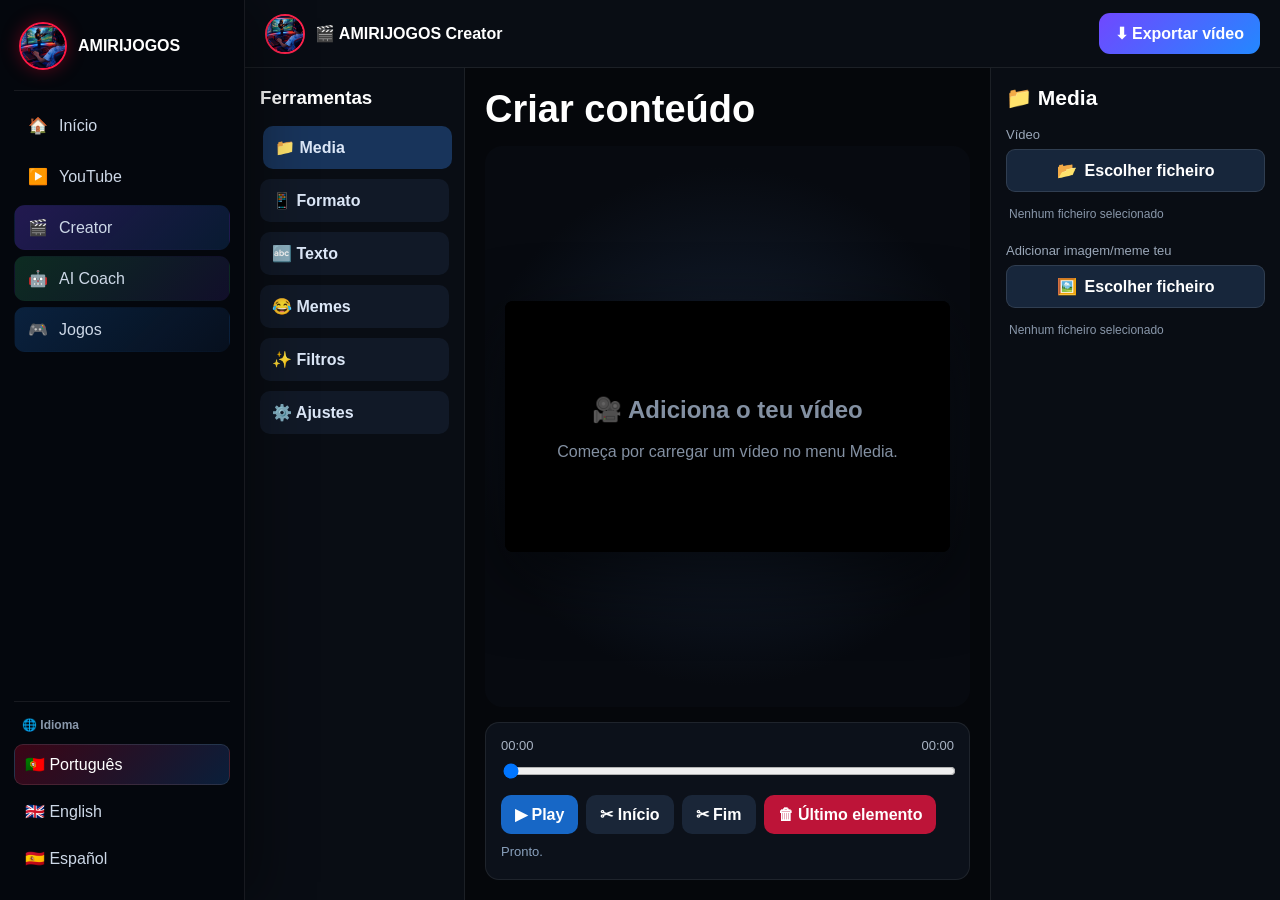
<file: creator.html>
<!DOCTYPE html>
<html lang="pt-PT">

<head>

<meta charset="UTF-8">

<meta
  name="viewport"
  content="width=device-width,initial-scale=1.0"
>

<title>AMIRIJOGOS Creator</title>


<style>

:root{
  --sidebar-width:245px;

  --bg:#05070b;
  --panel:#0d121c;
  --panel2:#111927;

  --blue:#2388ff;
  --red:#ff234c;
  --purple:#764cff;
  --green:#38d27d;

  --text:#ffffff;
  --muted:#9aa7b8;

  --border:
  rgba(255,255,255,.08);
}


/* ======================================================
   BASE
====================================================== */

*{
  box-sizing:border-box;
}


html{
  scroll-behavior:smooth;
}


body{
  margin:0;

  min-height:100vh;

  padding-left:
  var(--sidebar-width);

  overflow-x:hidden;

  font-family:
  Arial,
  Helvetica,
  sans-serif;

  background:#05070b;

  color:#ffffff;
}


button,
input,
select{
  font:inherit;
}


button{
  cursor:pointer;
}


/* ======================================================
   SITE SIDEBAR
====================================================== */

.site-sidebar{
  position:fixed;

  left:0;
  top:0;
  bottom:0;

  width:
  var(--sidebar-width);

  z-index:3000;

  display:flex;

  flex-direction:column;

  padding:
  18px 14px;

  background:
  rgba(5,8,14,.97);

  backdrop-filter:
  blur(18px);

  border-right:
  1px solid
  var(--border);

  box-shadow:
  15px 0 50px
  rgba(0,0,0,.35);
}


.sidebar-brand{
  display:flex;

  align-items:center;

  gap:11px;

  padding:
  4px 5px 20px;

  margin-bottom:12px;

  border-bottom:
  1px solid
  var(--border);

  color:#ffffff;

  text-decoration:none;
}


.sidebar-brand img{
  width:48px;
  height:48px;

  border-radius:50%;

  object-fit:cover;

  border:
  2px solid
  #ff1744;

  box-shadow:
  0 0 18px
  rgba(255,0,50,.35);
}


.sidebar-brand strong{
  font-size:16px;
}


.sidebar-nav{
  display:grid;

  gap:6px;
}


.sidebar-nav a{
  display:flex;

  align-items:center;

  gap:11px;

  padding:
  12px 13px;

  border:
  1px solid
  transparent;

  border-radius:11px;

  color:#cdd8e7;

  text-decoration:none;

  transition:.2s;
}


.sidebar-nav a:hover{
  color:#ffffff;

  background:
  rgba(255,255,255,.07);

  transform:
  translateX(4px);
}


.creator-link{
  background:
  linear-gradient(
    135deg,
    rgba(112,72,255,.28),
    rgba(35,136,255,.15)
  );
}


.coach-link{
  background:
  linear-gradient(
    135deg,
    rgba(56,210,125,.18),
    rgba(112,72,255,.12)
  );
}


.games-link{
  background:
  linear-gradient(
    135deg,
    rgba(35,136,255,.20),
    rgba(35,136,255,.07)
  );
}


/* ======================================================
   LANGUAGE
====================================================== */

.sidebar-language{
  margin-top:auto;

  padding-top:16px;

  border-top:
  1px solid
  var(--border);
}


.language-title{
  padding:
  0 8px 9px;

  color:#8997aa;

  font-size:12px;

  font-weight:900;
}


.language-button{
  width:100%;

  padding:10px;

  margin:3px 0;

  border:
  1px solid
  transparent;

  border-radius:9px;

  background:
  transparent;

  color:#cdd8e7;

  text-align:left;
}


.language-button:hover{
  background:
  rgba(255,255,255,.06);
}


.selected-language{
  color:#ffffff !important;

  border-color:
  rgba(255,255,255,.10)
  !important;

  background:
  linear-gradient(
    135deg,
    rgba(255,0,51,.22),
    rgba(35,136,255,.19)
  )
  !important;
}


/* ======================================================
   MOBILE SIDEBAR
====================================================== */

.sidebar-toggle{
  display:none;

  position:fixed;

  top:12px;
  left:12px;

  z-index:4000;

  width:47px;
  height:47px;

  border:0;

  border-radius:12px;

  background:#101827;

  color:#ffffff;

  font-size:23px;

  box-shadow:
  0 10px 30px
  rgba(0,0,0,.4);
}


.mobile-overlay{
  display:none;

  position:fixed;

  inset:0;

  z-index:2500;

  background:
  rgba(0,0,0,.6);
}


.mobile-overlay.show{
  display:block;
}


/* ======================================================
   CREATOR HEADER
====================================================== */

.creator-header{
  min-height:68px;

  display:flex;

  justify-content:
  space-between;

  align-items:center;

  gap:15px;

  padding:
  12px 20px;

  background:#090d14;

  border-bottom:
  1px solid
  var(--border);
}


.creator-title{
  display:flex;

  align-items:center;

  gap:10px;

  font-weight:900;
}


.creator-title img{
  width:40px;
  height:40px;

  border-radius:50%;

  object-fit:cover;

  border:
  2px solid
  var(--red);
}


.export-top{
  border:0;

  border-radius:11px;

  padding:
  11px 16px;

  color:#ffffff;

  font-weight:900;

  background:
  linear-gradient(
    135deg,
    #7048ff,
    #2388ff
  );

  transition:.2s;
}


.export-top:hover{
  transform:
  translateY(-2px);

  filter:
  brightness(1.1);
}


/* ======================================================
   EDITOR
====================================================== */

.editor{
  min-height:
  calc(
    100vh - 68px
  );

  display:grid;

  grid-template-columns:
  220px
  minmax(0,1fr)
  290px;
}


/* ======================================================
   EDITOR TOOLS
====================================================== */

.tools{
  padding:15px;

  background:#090d14;

  border-right:
  1px solid
  var(--border);
}


.tools h3{
  margin:
  4px 0 12px;
}


.tool{
  width:100%;

  padding:12px;

  margin:5px 0;

  border:0;

  border-radius:10px;

  color:#dce7f7;

  background:#111927;

  text-align:left;

  font-weight:800;

  transition:.2s;
}


.tool:hover,
.tool.active{
  background:#18345b;

  transform:
  translateX(3px);
}


/* ======================================================
   WORKSPACE
====================================================== */

.workspace{
  padding:20px;

  min-width:0;

  display:flex;

  flex-direction:column;
}


.workspace h1{
  margin:
  0 0 15px;

  font-size:
  clamp(
    24px,
    4vw,
    38px
  );
}


/* ======================================================
   PREVIEW
====================================================== */

.preview-area{
  position:relative;

  min-height:480px;

  flex:1;

  display:flex;

  justify-content:center;

  align-items:center;

  padding:20px;

  overflow:auto;

  border-radius:18px;

  background:
  radial-gradient(
    circle,
    #172438,
    #070a10 70%
  );
}


#editorCanvas{
  max-width:100%;

  max-height:67vh;

  background:#000000;

  border-radius:8px;

  box-shadow:
  0 25px 70px
  rgba(0,0,0,.6);
}


#videoSource{
  display:none;
}


.empty-editor{
  position:absolute;

  inset:0;

  display:flex;

  justify-content:center;

  align-items:center;

  text-align:center;

  color:#8390a2;

  pointer-events:none;
}


.empty-editor.hide{
  display:none;
}


/* ======================================================
   TIMELINE
====================================================== */

.timeline{
  margin-top:15px;

  padding:15px;

  border:
  1px solid
  var(--border);

  border-radius:14px;

  background:#0c111a;
}


.timeline-top{
  display:flex;

  justify-content:
  space-between;

  margin-bottom:8px;

  color:#a9b4c4;

  font-size:13px;
}


#seek{
  width:100%;
}


.timeline-buttons{
  display:flex;

  flex-wrap:wrap;

  gap:8px;

  margin-top:12px;
}


.btn{
  border:0;

  border-radius:10px;

  padding:
  10px 14px;

  background:#1a2638;

  color:#ffffff;

  font-weight:800;

  transition:.2s;
}


.btn:hover{
  filter:
  brightness(1.15);
}


.btn.blue{
  background:#1767c6;
}


.btn.red{
  background:#bd1438;
}


.btn.green{
  background:#167e4a;
}


.btn.purple{
  background:#6841d7;
}


.status{
  min-height:20px;

  margin-top:10px;

  color:#89a0bc;

  font-size:13px;
}


/* ======================================================
   PROPERTIES
====================================================== */

.properties{
  padding:15px;

  overflow:auto;

  background:#090d14;

  border-left:
  1px solid
  var(--border);
}


.panel{
  display:none;
}


.panel.active{
  display:block;
}


.panel h2{
  margin-top:3px;

  font-size:21px;
}


.control{
  margin:
  15px 0;
}


.control > label{
  display:block;

  margin-bottom:7px;

  color:#9aa7b8;

  font-size:13px;
}


.control input,
.control select{
  width:100%;

  padding:10px;

  border:
  1px solid
  rgba(255,255,255,.10);

  border-radius:8px;

  background:#101827;

  color:#ffffff;
}


/* ======================================================
   CUSTOM FILE UPLOAD
====================================================== */

.file-input-hidden{
  display:none !important;
}


.custom-file{
  display:flex;

  flex-direction:column;

  gap:8px;
}


.file-button{
  display:flex;

  align-items:center;

  justify-content:center;

  gap:8px;

  width:100%;

  padding:
  11px 13px;

  border:
  1px solid
  rgba(255,255,255,.11);

  border-radius:9px;

  background:#17263b;

  color:#ffffff;

  font-weight:800;

  cursor:pointer;

  transition:.2s;
}


.file-button:hover{
  background:#1c3c68;

  transform:
  translateY(-1px);
}


.file-name{
  display:block;

  padding:
  7px 3px;

  color:#8997aa;

  font-size:12px;

  overflow:hidden;

  text-overflow:
  ellipsis;

  white-space:nowrap;
}


/* ======================================================
   FORMAT
====================================================== */

.format-grid{
  display:grid;

  grid-template-columns:
  1fr 1fr;

  gap:8px;
}


.format{
  padding:
  12px 5px;

  border:
  1px solid
  rgba(255,255,255,.10);

  border-radius:10px;

  background:#111927;

  color:#ffffff;

  font-weight:bold;

  transition:.2s;
}


.format:hover{
  background:#17335b;

  transform:
  translateY(-2px);
}


/* ======================================================
   MEMES
====================================================== */

.meme-search{
  width:100%;

  padding:11px;

  margin-bottom:12px;

  border:
  1px solid
  rgba(255,255,255,.10);

  border-radius:9px;

  background:#101827;

  color:#ffffff;
}


.meme-grid{
  display:grid;

  grid-template-columns:
  repeat(3,1fr);

  gap:7px;

  max-height:400px;

  overflow:auto;
}


.meme{
  min-height:58px;

  padding:5px;

  display:flex;

  justify-content:center;

  align-items:center;

  border:
  1px solid
  rgba(255,255,255,.08);

  border-radius:10px;

  background:#111927;

  color:#ffffff;

  font-size:23px;

  text-align:center;

  transition:.15s;
}


.meme.text-meme{
  font-size:11px;

  font-weight:900;
}


.meme:hover{
  transform:
  scale(1.04);

  background:#18345b;
}


/* ======================================================
   OVERLAYS
====================================================== */

.overlay-list{
  display:grid;

  gap:7px;

  margin-top:12px;
}


.overlay-row{
  display:flex;

  justify-content:
  space-between;

  gap:5px;

  align-items:center;

  padding:8px;

  border-radius:9px;

  background:#101827;

  font-size:12px;
}


.overlay-row button{
  border:0;

  background:#9f1f3c;

  color:#ffffff;

  border-radius:6px;

  padding:
  4px 7px;
}


/* ======================================================
   RESPONSIVE
====================================================== */

@media(
  max-width:1100px
){

  .editor{
    grid-template-columns:
    190px 1fr;
  }


  .properties{
    grid-column:
    1/-1;

    border-left:0;

    border-top:
    1px solid
    var(--border);
  }

}


@media(
  max-width:850px
){

  body{
    padding-left:0;
  }


  .site-sidebar{
    width:265px;

    transform:
    translateX(-105%);

    transition:.3s;
  }


  .site-sidebar.open{
    transform:
    translateX(0);
  }


  .sidebar-toggle{
    display:block;
  }


  .creator-header{
    padding-left:70px;
  }

}


@media(
  max-width:700px
){

  .editor{
    display:block;
  }


  .tools{
    display:flex;

    gap:5px;

    overflow-x:auto;

    position:sticky;

    top:0;

    z-index:50;

    border-right:0;

    border-bottom:
    1px solid
    var(--border);
  }


  .tools h3{
    display:none;
  }


  .tool{
    width:auto;

    min-width:
    max-content;
  }


  .workspace{
    padding:12px;
  }


  .preview-area{
    min-height:390px;

    padding:10px;
  }


  .creator-title span{
    display:none;
  }


  .properties{
    padding:15px;
  }

}

</style>

</head>


<body>


<!-- ======================================================
     MOBILE SIDEBAR
====================================================== -->

<button
  id="sidebarToggle"
  class="sidebar-toggle"
  aria-label="Menu"
>
☰
</button>


<div
  id="mobileOverlay"
  class="mobile-overlay"
></div>


<!-- ======================================================
     SITE SIDEBAR
====================================================== -->

<aside
  id="siteSidebar"
  class="site-sidebar"
>


<a
  href="index.html"
  class="sidebar-brand"
>

<img
  src="perfil.jpg"
  alt="AMIRIJOGOS"
>

<strong>
AMIRIJOGOS
</strong>

</a>


<nav class="sidebar-nav">


<a href="index.html">

🏠

<span data-i18n="home">
Início
</span>

</a>


<a
  href="https://www.youtube.com/@amirijogos"
  target="_blank"
  rel="noopener noreferrer"
>

▶️

<span data-i18n="youtube">
YouTube
</span>

</a>


<a
  href="creator.html"
  class="creator-link"
>

🎬

<span data-i18n="creator">
Creator
</span>

</a>


<a
  href="coach.html"
  class="coach-link"
>

🤖

<span data-i18n="aiCoach">
AI Coach
</span>

</a>


<a
  href="games.html"
  class="games-link"
>

🎮

<span data-i18n="games">
Jogos
</span>

</a>


</nav>


<div class="sidebar-language">


<div class="language-title">

🌐

<span data-i18n="language">
Idioma
</span>

</div>


<button
  class="language-button"
  data-language="pt"
  onclick="setAmiriLanguage('pt')"
>
🇵🇹 Português
</button>


<button
  class="language-button"
  data-language="en"
  onclick="setAmiriLanguage('en')"
>
🇬🇧 English
</button>


<button
  class="language-button"
  data-language="es"
  onclick="setAmiriLanguage('es')"
>
🇪🇸 Español
</button>


</div>


</aside>


<!-- ======================================================
     HEADER
====================================================== -->

<header class="creator-header">


<div class="creator-title">

<img
  src="perfil.jpg"
  alt="AMIRIJOGOS"
>

<span>
🎬 AMIRIJOGOS Creator
</span>

</div>


<button
  id="exportTop"
  class="export-top"
>

⬇

<span data-i18n="exportVideo">
Exportar vídeo
</span>

</button>


</header>


<!-- ======================================================
     EDITOR
====================================================== -->

<div class="editor">


<!-- ======================================================
     TOOLS
====================================================== -->

<aside class="tools">


<h3 data-i18n="tools">
Ferramentas
</h3>


<button
  class="tool active"
  data-panel="mediaPanel"
>

📁

<span data-i18n="media">
Media
</span>

</button>


<button
  class="tool"
  data-panel="formatPanel"
>

📱

<span data-i18n="format">
Formato
</span>

</button>


<button
  class="tool"
  data-panel="textPanel"
>

🔤

<span data-i18n="text">
Texto
</span>

</button>


<button
  class="tool"
  data-panel="memePanel"
>

😂

<span data-i18n="memes">
Memes
</span>

</button>


<button
  class="tool"
  data-panel="filterPanel"
>

✨

<span data-i18n="filters">
Filtros
</span>

</button>


<button
  class="tool"
  data-panel="adjustPanel"
>

⚙️

<span data-i18n="adjustments">
Ajustes
</span>

</button>


</aside>


<!-- ======================================================
     WORKSPACE
====================================================== -->

<main class="workspace">


<h1 data-i18n="createContent">
Criar conteúdo
</h1>


<div class="preview-area">


<canvas
  id="editorCanvas"
  width="1280"
  height="720"
></canvas>


<div
  id="emptyEditor"
  class="empty-editor"
>


<div>


<h2 data-i18n="addYourVideo">
🎥 Adiciona o teu vídeo
</h2>


<p data-i18n="startUpload">
Começa por carregar um vídeo no menu Media.
</p>


</div>


</div>


<video
  id="videoSource"
  playsinline
></video>


</div>


<!-- ======================================================
     TIMELINE
====================================================== -->

<div class="timeline">


<div class="timeline-top">

<span id="currentTime">
00:00
</span>

<span id="duration">
00:00
</span>

</div>


<input
  id="seek"
  type="range"
  min="0"
  max="1000"
  value="0"
>


<div class="timeline-buttons">


<button
  id="playButton"
  class="btn blue"
>

▶

<span data-i18n="play">
Play
</span>

</button>


<button
  id="setStart"
  class="btn"
>

✂

<span data-i18n="trimStart">
Início
</span>

</button>


<button
  id="setEnd"
  class="btn"
>

✂

<span data-i18n="trimEnd">
Fim
</span>

</button>


<button
  id="removeLastOverlay"
  class="btn red"
>

🗑

<span data-i18n="lastElement">
Último elemento
</span>

</button>


</div>


<div
  id="status"
  class="status"
>

<span data-i18n="ready">
Pronto.
</span>

</div>


</div>


</main>


<!-- ======================================================
     PROPERTIES
====================================================== -->

<aside class="properties">


<!-- ======================================================
     MEDIA
====================================================== -->

<section
  id="mediaPanel"
  class="panel active"
>


<h2>

📁

<span data-i18n="media">
Media
</span>

</h2>


<!-- VIDEO -->

<div class="control">


<label data-i18n="videoFile">
Vídeo
</label>


<div class="custom-file">


<input
  class="file-input-hidden"
  type="file"
  id="videoUpload"
  accept="video/*"
>


<label
  for="videoUpload"
  class="file-button"
>

📂

<span data-i18n="chooseFile">
Escolher ficheiro
</span>

</label>


<span
  id="videoFileName"
  class="file-name"
  data-i18n="noFileSelected"
>
Nenhum ficheiro selecionado
</span>


</div>


</div>


<!-- IMAGE -->

<div class="control">


<label data-i18n="yourImage">
Adicionar imagem/meme teu
</label>


<div class="custom-file">


<input
  class="file-input-hidden"
  type="file"
  id="imageUpload"
  accept="image/*"
>


<label
  for="imageUpload"
  class="file-button"
>

🖼️

<span data-i18n="chooseFile">
Escolher ficheiro
</span>

</label>


<span
  id="imageFileName"
  class="file-name"
  data-i18n="noFileSelected"
>
Nenhum ficheiro selecionado
</span>


</div>


</div>


</section>


<!-- ======================================================
     FORMAT
====================================================== -->

<section
  id="formatPanel"
  class="panel"
>


<h2 data-i18n="videoOrShort">
📱 Vídeo ou Short
</h2>


<div class="format-grid">


<button
  class="format"
  data-format="16:9"
>

🖥 16:9

<br>

<span data-i18n="video">
Vídeo
</span>

</button>


<button
  class="format"
  data-format="9:16"
>

📱 9:16

<br>

Short

</button>


<button
  class="format"
  data-format="1:1"
>

⬜ 1:1

</button>


<button
  class="format"
  data-format="4:5"
>

📲 4:5

</button>


</div>


</section>


<!-- ======================================================
     TEXT
====================================================== -->

<section
  id="textPanel"
  class="panel"
>


<h2>

🔤

<span data-i18n="text">
Texto
</span>

</h2>


<div class="control">


<label data-i18n="textToAdd">
Texto a adicionar
</label>


<input
  id="textInput"
  type="text"
  placeholder="Escreve o texto..."
  data-i18n-placeholder="textPlaceholder"
>


</div>


<div class="control">


<label data-i18n="textSize">
Tamanho
</label>


<input
  id="textSize"
  type="range"
  min="20"
  max="150"
  value="60"
>


</div>


<div class="control">


<label data-i18n="textColor">
Cor
</label>


<input
  id="textColor"
  type="color"
  value="#ffffff"
>


</div>


<button
  id="addTextButton"
  class="btn blue"
>

➕

<span data-i18n="addText">
Adicionar texto
</span>

</button>


<div
  id="overlayList"
  class="overlay-list"
></div>


</section>


<!-- ======================================================
     MEMES
====================================================== -->

<section
  id="memePanel"
  class="panel"
>


<h2>

😂

<span data-i18n="memes">
Memes
</span>

</h2>


<input
  id="memeSearch"
  class="meme-search"
  type="search"
  placeholder="Pesquisar meme..."
  data-i18n-placeholder="searchMeme"
>


<div
  id="memeGrid"
  class="meme-grid"
></div>


</section>


<!-- ======================================================
     FILTERS
====================================================== -->

<section
  id="filterPanel"
  class="panel"
>


<h2>

✨

<span data-i18n="filters">
Filtros
</span>

</h2>


<div class="control">


<label data-i18n="filter">
Filtro
</label>


<select id="filterSelect">


<option
  value="none"
  data-i18n="normal"
>
Normal
</option>


<option
  value="brightness(1.25)"
  data-i18n="bright"
>
Mais brilho
</option>


<option
  value="brightness(.65)"
  data-i18n="dark"
>
Escuro
</option>


<option
  value="contrast(1.45)"
  data-i18n="contrast"
>
Contraste
</option>


<option
  value="saturate(1.8)"
  data-i18n="saturated"
>
Saturado
</option>


<option
  value="grayscale(1)"
  data-i18n="grayscale"
>
Preto e branco
</option>


<option
  value="sepia(1)"
  data-i18n="sepia"
>
Sépia
</option>


<option
  value="hue-rotate(90deg)"
  data-i18n="gamingFilter"
>
Gaming
</option>


</select>


</div>


</section>


<!-- ======================================================
     ADJUSTMENTS
====================================================== -->

<section
  id="adjustPanel"
  class="panel"
>


<h2>

⚙️

<span data-i18n="adjustments">
Ajustes
</span>

</h2>


<div class="control">


<label data-i18n="speed">
Velocidade
</label>


<select id="speedSelect">

<option value=".5">
0.5x
</option>

<option value=".75">
0.75x
</option>

<option
  value="1"
  selected
>
1x
</option>

<option value="1.25">
1.25x
</option>

<option value="1.5">
1.5x
</option>

<option value="2">
2x
</option>

</select>


</div>


<div class="control">


<label data-i18n="volume">
Volume
</label>


<input
  id="volumeRange"
  type="range"
  min="0"
  max="1"
  step=".05"
  value="1"
>


</div>


<div class="control">


<label data-i18n="rotation">
Rotação
</label>


<select id="rotationSelect">

<option value="0">
0°
</option>

<option value="90">
90°
</option>

<option value="180">
180°
</option>

<option value="270">
270°
</option>

</select>


</div>


<button
  id="flipButton"
  class="btn"
>

↔

<span data-i18n="flip">
Espelhar
</span>

</button>


</section>


</aside>


</div>


<!-- ======================================================
     LANGUAGE.JS
====================================================== -->

<script src="language.js"></script>


<script>

"use strict";


/* ======================================================
   EXTRA TRANSLATIONS
====================================================== */

Object.assign(
  AMIRI_TRANSLATIONS.pt,
  {

    tools:
    "Ferramentas",

    createContent:
    "Criar conteúdo",

    exportVideo:
    "Exportar vídeo",

    addYourVideo:
    "🎥 Adiciona o teu vídeo",

    startUpload:
    "Começa por carregar um vídeo no menu Media.",

    play:
    "Play",

    trimStart:
    "Início",

    trimEnd:
    "Fim",

    lastElement:
    "Último elemento",

    ready:
    "Pronto.",

    videoFile:
    "Vídeo",

    yourImage:
    "Adicionar imagem/meme teu",

    chooseFile:
    "Escolher ficheiro",

    noFileSelected:
    "Nenhum ficheiro selecionado",

    videoOrShort:
    "📱 Vídeo ou Short",

    textToAdd:
    "Texto a adicionar",

    textPlaceholder:
    "Escreve o texto...",

    textSize:
    "Tamanho",

    textColor:
    "Cor",

    addText:
    "Adicionar texto",

    searchMeme:
    "Pesquisar meme...",

    filter:
    "Filtro",

    normal:
    "Normal",

    bright:
    "Mais brilho",

    dark:
    "Escuro",

    contrast:
    "Contraste",

    saturated:
    "Saturado",

    grayscale:
    "Preto e branco",

    sepia:
    "Sépia",

    gamingFilter:
    "Gaming",

    speed:
    "Velocidade",

    volume:
    "Volume",

    rotation:
    "Rotação",

    flip:
    "Espelhar",

    loadedVideo:
    "Vídeo carregado.",

    imageAdded:
    "Imagem adicionada.",

    textAdded:
    "Texto adicionado.",

    memeAdded:
    "Meme adicionado.",

    removed:
    "Elemento removido.",

    noVideo:
    "Adiciona primeiro um vídeo.",

    exporting:
    "A exportar...",

    exportDone:
    "Exportação concluída.",

    exportError:
    "Não foi possível exportar neste navegador.",

    startMarked:
    "Início definido.",

    endMarked:
    "Fim definido.",

    delete:
    "Apagar",

    image:
    "Imagem"

  }
);


Object.assign(
  AMIRI_TRANSLATIONS.en,
  {

    tools:
    "Tools",

    createContent:
    "Create content",

    exportVideo:
    "Export video",

    addYourVideo:
    "🎥 Add your video",

    startUpload:
    "Start by uploading a video from the Media menu.",

    play:
    "Play",

    trimStart:
    "Start",

    trimEnd:
    "End",

    lastElement:
    "Last element",

    ready:
    "Ready.",

    videoFile:
    "Video",

    yourImage:
    "Add your own image/meme",

    chooseFile:
    "Choose file",

    noFileSelected:
    "No file selected",

    videoOrShort:
    "📱 Video or Short",

    textToAdd:
    "Text to add",

    textPlaceholder:
    "Write your text...",

    textSize:
    "Size",

    textColor:
    "Color",

    addText:
    "Add text",

    searchMeme:
    "Search meme...",

    filter:
    "Filter",

    normal:
    "Normal",

    bright:
    "Brighter",

    dark:
    "Dark",

    contrast:
    "Contrast",

    saturated:
    "Saturated",

    grayscale:
    "Black & white",

    sepia:
    "Sepia",

    gamingFilter:
    "Gaming",

    speed:
    "Speed",

    volume:
    "Volume",

    rotation:
    "Rotation",

    flip:
    "Flip",

    loadedVideo:
    "Video loaded.",

    imageAdded:
    "Image added.",

    textAdded:
    "Text added.",

    memeAdded:
    "Meme added.",

    removed:
    "Element removed.",

    noVideo:
    "Add a video first.",

    exporting:
    "Exporting...",

    exportDone:
    "Export complete.",

    exportError:
    "Export is not supported by this browser.",

    startMarked:
    "Start point set.",

    endMarked:
    "End point set.",

    delete:
    "Delete",

    image:
    "Image"

  }
);


Object.assign(
  AMIRI_TRANSLATIONS.es,
  {

    tools:
    "Herramientas",

    createContent:
    "Crear contenido",

    exportVideo:
    "Exportar vídeo",

    addYourVideo:
    "🎥 Añade tu vídeo",

    startUpload:
    "Empieza subiendo un vídeo desde el menú Media.",

    play:
    "Play",

    trimStart:
    "Inicio",

    trimEnd:
    "Fin",

    lastElement:
    "Último elemento",

    ready:
    "Listo.",

    videoFile:
    "Vídeo",

    yourImage:
    "Añadir tu propia imagen/meme",

    chooseFile:
    "Elegir archivo",

    noFileSelected:
    "Ningún archivo seleccionado",

    videoOrShort:
    "📱 Vídeo o Short",

    textToAdd:
    "Texto para añadir",

    textPlaceholder:
    "Escribe el texto...",

    textSize:
    "Tamaño",

    textColor:
    "Color",

    addText:
    "Añadir texto",

    searchMeme:
    "Buscar meme...",

    filter:
    "Filtro",

    normal:
    "Normal",

    bright:
    "Más brillo",

    dark:
    "Oscuro",

    contrast:
    "Contraste",

    saturated:
    "Saturado",

    grayscale:
    "Blanco y negro",

    sepia:
    "Sepia",

    gamingFilter:
    "Gaming",

    speed:
    "Velocidad",

    volume:
    "Volumen",

    rotation:
    "Rotación",

    flip:
    "Voltear",

    loadedVideo:
    "Vídeo cargado.",

    imageAdded:
    "Imagen añadida.",

    textAdded:
    "Texto añadido.",

    memeAdded:
    "Meme añadido.",

    removed:
    "Elemento eliminado.",

    noVideo:
    "Añade primero un vídeo.",

    exporting:
    "Exportando...",

    exportDone:
    "Exportación terminada.",

    exportError:
    "No se puede exportar en este navegador.",

    startMarked:
    "Inicio definido.",

    endMarked:
    "Final definido.",

    delete:
    "Eliminar",

    image:
    "Imagen"

  }
);


/* reaplicar depois de adicionar as traduções */

translatePage();


/* ======================================================
   SIDEBAR
====================================================== */

const siteSidebar =
document.getElementById(
  "siteSidebar"
);


const sidebarToggle =
document.getElementById(
  "sidebarToggle"
);


const mobileOverlay =
document.getElementById(
  "mobileOverlay"
);


function closeSiteSidebar(){

  siteSidebar.classList.remove(
    "open"
  );


  mobileOverlay.classList.remove(
    "show"
  );

}


sidebarToggle.addEventListener(
  "click",
  ()=>{

    siteSidebar.classList.toggle(
      "open"
    );


    mobileOverlay.classList.toggle(
      "show",
      siteSidebar.classList.contains(
        "open"
      )
    );

  }
);


mobileOverlay.addEventListener(
  "click",
  closeSiteSidebar
);


/* ======================================================
   ELEMENTS
====================================================== */

const canvas =
document.getElementById(
  "editorCanvas"
);


const ctx =
canvas.getContext(
  "2d"
);


const video =
document.getElementById(
  "videoSource"
);


const videoUpload =
document.getElementById(
  "videoUpload"
);


const imageUpload =
document.getElementById(
  "imageUpload"
);


const videoFileName =
document.getElementById(
  "videoFileName"
);


const imageFileName =
document.getElementById(
  "imageFileName"
);


const emptyEditor =
document.getElementById(
  "emptyEditor"
);


const seek =
document.getElementById(
  "seek"
);


const currentTimeElement =
document.getElementById(
  "currentTime"
);


const durationElement =
document.getElementById(
  "duration"
);


const playButton =
document.getElementById(
  "playButton"
);


const statusElement =
document.getElementById(
  "status"
);


const exportTop =
document.getElementById(
  "exportTop"
);


const filterSelect =
document.getElementById(
  "filterSelect"
);


const speedSelect =
document.getElementById(
  "speedSelect"
);


const volumeRange =
document.getElementById(
  "volumeRange"
);


const rotationSelect =
document.getElementById(
  "rotationSelect"
);


const overlayList =
document.getElementById(
  "overlayList"
);


/* ======================================================
   MEMES
====================================================== */

const memes = [

  "😂",
  "🤣",
  "😭",
  "💀",
  "☠️",
  "🗿",
  "🤡",
  "🤨",

  "😎",
  "😱",
  "😡",
  "😈",
  "👀",
  "🔥",
  "💯",
  "🚨",

  "📢",
  "🤯",
  "🫡",
  "🥶",
  "😏",
  "🤓",
  "🙃",
  "👑",

  "🐐",
  "🚀",
  "⚠️",
  "❌",
  "✅",

  "BRO 💀",
  "BRUH",
  "NAH 💀",
  "SUS",
  "W",
  "L",
  "GG",

  "EZ",
  "POV",
  "WAIT...",
  "WHAT?!",
  "NO WAY",

  "💀 RIP",
  "LET HIM COOK",
  "BRO...",
  "AIN'T NO WAY",

  "MISSION FAILED",
  "BIG W",
  "BIG L",
  "CLUTCH",

  "1 HP 💀",
  "RUN!",
  "WHY 😭",
  "OMG",

  "LOL",
  "HAHAHA",

  "EMOTIONAL DAMAGE",

  "GAME OVER",
  "VICTORY",
  "EPIC FAIL",

  "TO BE CONTINUED..."

];


let overlays=[];


let videoLoaded=false;


let trimStart=0;


let trimEnd=0;


let flipped=false;


let activeFilter="none";


/* ======================================================
   STATUS
====================================================== */

function setStatus(key){

  statusElement.textContent=
  t(key);

}


/* ======================================================
   TIME
====================================================== */

function formatTime(seconds){

  if(
    !Number.isFinite(
      seconds
    )
  ){

    return "00:00";

  }


  const minutes =
  Math.floor(
    seconds/60
  );


  const secs =
  Math.floor(
    seconds%60
  );


  return (
    String(minutes).padStart(
      2,
      "0"
    )
    +
    ":"
    +
    String(secs).padStart(
      2,
      "0"
    )
  );

}


/* ======================================================
   TOOL TABS
====================================================== */

document
.querySelectorAll(
  ".tool"
)
.forEach(
  button=>{

    button.addEventListener(
      "click",
      ()=>{

        document
        .querySelectorAll(
          ".tool"
        )
        .forEach(
          item=>{

            item.classList.remove(
              "active"
            );

          }
        );


        document
        .querySelectorAll(
          ".panel"
        )
        .forEach(
          panel=>{

            panel.classList.remove(
              "active"
            );

          }
        );


        button.classList.add(
          "active"
        );


        const panel =
        document.getElementById(
          button.dataset.panel
        );


        if(panel){

          panel.classList.add(
            "active"
          );

        }

      }
    );

  }
);


/* ======================================================
   VIDEO UPLOAD
====================================================== */

videoUpload.addEventListener(
  "change",
  event=>{

    const file =
    event.target.files?.[0];


    if(!file){

      return;

    }


    /* mostrar nome */

    videoFileName.textContent =
    file.name;


    videoFileName.removeAttribute(
      "data-i18n"
    );


    video.src =
    URL.createObjectURL(
      file
    );


    video.load();


    video.addEventListener(
      "loadedmetadata",
      ()=>{

        videoLoaded=true;


        emptyEditor.classList.add(
          "hide"
        );


        trimStart=0;


        trimEnd=
        video.duration;


        durationElement.textContent =
        formatTime(
          video.duration
        );


        seek.value="0";


        setStatus(
          "loadedVideo"
        );

      },
      {
        once:true
      }
    );

  }
);


/* ======================================================
   IMAGE UPLOAD
====================================================== */

imageUpload.addEventListener(
  "change",
  event=>{

    const file =
    event.target.files?.[0];


    if(!file){

      return;

    }


    /* mostrar nome */

    imageFileName.textContent =
    file.name;


    imageFileName.removeAttribute(
      "data-i18n"
    );


    const image =
    new Image();


    image.onload=()=>{

      overlays.push({

        type:"image",

        image,

        x:.5,

        y:.5,

        width:.34

      });


      refreshOverlayList();


      setStatus(
        "imageAdded"
      );

    };


    image.src =
    URL.createObjectURL(
      file
    );

  }
);


/* ======================================================
   FORMAT
====================================================== */

document
.querySelectorAll(
  ".format"
)
.forEach(
  button=>{

    button.addEventListener(
      "click",
      ()=>{

        const format =
        button.dataset.format;


        if(
          format==="16:9"
        ){

          canvas.width=1280;

          canvas.height=720;

        }


        if(
          format==="9:16"
        ){

          canvas.width=720;

          canvas.height=1280;

        }


        if(
          format==="1:1"
        ){

          canvas.width=1080;

          canvas.height=1080;

        }


        if(
          format==="4:5"
        ){

          canvas.width=1080;

          canvas.height=1350;

        }

      }
    );

  }
);


/* ======================================================
   TEXT
====================================================== */

document
.getElementById(
  "addTextButton"
)
.addEventListener(
  "click",
  ()=>{

    const input =
    document.getElementById(
      "textInput"
    );


    const value =
    input.value.trim();


    if(!value){

      return;

    }


    overlays.push({

      type:"text",

      text:value,

      x:.5,

      y:.18,

      size:
      Number(
        document
        .getElementById(
          "textSize"
        )
        .value
      ),

      color:
      document
      .getElementById(
        "textColor"
      )
      .value

    });


    input.value="";


    refreshOverlayList();


    setStatus(
      "textAdded"
    );

  }
);


/* ======================================================
   MEMES
====================================================== */

const memeGrid =
document.getElementById(
  "memeGrid"
);


const memeSearch =
document.getElementById(
  "memeSearch"
);


function renderMemes(
  search=""
){

  memeGrid.innerHTML="";


  const query =
  search.toLowerCase();


  for(
    const meme
    of memes
  ){

    if(
      query &&
      !meme
      .toLowerCase()
      .includes(
        query
      )
    ){

      continue;

    }


    const button =
    document.createElement(
      "button"
    );


    button.className =
    "meme"+
    (
      meme.length>4
      ? " text-meme"
      : ""
    );


    button.textContent =
    meme;


    button.addEventListener(
      "click",
      ()=>{

        overlays.push({

          type:"text",

          text:meme,

          x:.5,

          y:.5,

          size:
          meme.length>4
          ? 50
          : 90,

          color:"#ffffff"

        });


        refreshOverlayList();


        setStatus(
          "memeAdded"
        );

      }
    );


    memeGrid.appendChild(
      button
    );

  }

}


memeSearch.addEventListener(
  "input",
  ()=>{

    renderMemes(
      memeSearch.value
    );

  }
);


renderMemes();


/* ======================================================
   OVERLAY LIST
====================================================== */

function refreshOverlayList(){

  overlayList.innerHTML="";


  overlays.forEach(
    (
      overlay,
      index
    )=>{

      const row =
      document.createElement(
        "div"
      );


      row.className =
      "overlay-row";


      const name =
      document.createElement(
        "span"
      );


      if(
        overlay.type==="text"
      ){

        name.textContent =
        overlay.text.slice(
          0,
          22
        );

      }else{

        name.textContent =
        "🖼️ "+
        t("image");

      }


      const remove =
      document.createElement(
        "button"
      );


      remove.textContent =
      "✕";


      remove.title =
      t("delete");


      remove.addEventListener(
        "click",
        ()=>{

          overlays.splice(
            index,
            1
          );


          refreshOverlayList();


          setStatus(
            "removed"
          );

        }
      );


      row.append(
        name,
        remove
      );


      overlayList.appendChild(
        row
      );

    }
  );

}


/* ======================================================
   REMOVE LAST
====================================================== */

document
.getElementById(
  "removeLastOverlay"
)
.addEventListener(
  "click",
  ()=>{

    if(
      !overlays.length
    ){

      return;

    }


    overlays.pop();


    refreshOverlayList();


    setStatus(
      "removed"
    );

  }
);


/* ======================================================
   FILTERS / ADJUSTMENTS
====================================================== */

filterSelect.addEventListener(
  "change",
  ()=>{

    activeFilter =
    filterSelect.value;

  }
);


speedSelect.addEventListener(
  "change",
  ()=>{

    video.playbackRate =
    Number(
      speedSelect.value
    );

  }
);


volumeRange.addEventListener(
  "input",
  ()=>{

    video.volume =
    Number(
      volumeRange.value
    );

  }
);


document
.getElementById(
  "flipButton"
)
.addEventListener(
  "click",
  ()=>{

    flipped =
    !flipped;

  }
);


/* ======================================================
   TIMELINE
====================================================== */

video.addEventListener(
  "timeupdate",
  ()=>{

    if(
      !video.duration
    ){

      return;

    }


    currentTimeElement.textContent =
    formatTime(
      video.currentTime
    );


    seek.value =
    Math.round(
      video.currentTime /
      video.duration *
      1000
    );


    if(
      video.currentTime>=trimEnd &&
      !video.paused
    ){

      video.pause();


      video.currentTime =
      trimStart;

    }

  }
);


seek.addEventListener(
  "input",
  ()=>{

    if(
      !video.duration
    ){

      return;

    }


    video.currentTime =
    Number(
      seek.value
    )
    /
    1000
    *
    video.duration;

  }
);


/* ======================================================
   PLAY
====================================================== */

playButton.addEventListener(
  "click",
  async ()=>{

    if(
      !videoLoaded
    ){

      setStatus(
        "noVideo"
      );

      return;

    }


    if(
      video.paused
    ){

      if(
        video.currentTime <
        trimStart
        ||
        video.currentTime >=
        trimEnd
      ){

        video.currentTime =
        trimStart;

      }


      await video.play();


      playButton.firstChild.textContent =
      "⏸ ";

    }else{

      video.pause();


      playButton.firstChild.textContent =
      "▶ ";

    }

  }
);


/* ======================================================
   TRIM START
====================================================== */

document
.getElementById(
  "setStart"
)
.addEventListener(
  "click",
  ()=>{

    if(
      !videoLoaded
    ){

      return;

    }


    trimStart =
    Math.min(
      video.currentTime,
      trimEnd-.05
    );


    setStatus(
      "startMarked"
    );

  }
);


/* ======================================================
   TRIM END
====================================================== */

document
.getElementById(
  "setEnd"
)
.addEventListener(
  "click",
  ()=>{

    if(
      !videoLoaded
    ){

      return;

    }


    trimEnd =
    Math.max(
      video.currentTime,
      trimStart+.05
    );


    setStatus(
      "endMarked"
    );

  }
);


/* ======================================================
   DRAW VIDEO
====================================================== */

function drawVideoCover(){

  if(
    !videoLoaded ||
    video.readyState<2
  ){

    return;

  }


  const sourceRatio =
  video.videoWidth /
  video.videoHeight;


  const canvasRatio =
  canvas.width /
  canvas.height;


  let width;

  let height;


  if(
    sourceRatio >
    canvasRatio
  ){

    height =
    canvas.height;


    width =
    height *
    sourceRatio;

  }else{

    width =
    canvas.width;


    height =
    width /
    sourceRatio;

  }


  ctx.save();


  ctx.translate(
    canvas.width/2,
    canvas.height/2
  );


  if(flipped){

    ctx.scale(
      -1,
      1
    );

  }


  const rotation =
  Number(
    rotationSelect.value
  )
  *
  Math.PI
  /
  180;


  ctx.rotate(
    rotation
  );


  ctx.filter =
  activeFilter;


  ctx.drawImage(
    video,

    -width/2,

    -height/2,

    width,

    height
  );


  ctx.restore();


  ctx.filter =
  "none";

}


/* ======================================================
   DRAW OVERLAYS
====================================================== */

function drawOverlays(){

  for(
    const overlay
    of overlays
  ){

    const x =
    overlay.x *
    canvas.width;


    const y =
    overlay.y *
    canvas.height;


    if(
      overlay.type==="image"
    ){

      const width =
      canvas.width *
      overlay.width;


      const ratio =
      overlay.image.height /
      overlay.image.width;


      const height =
      width *
      ratio;


      ctx.drawImage(
        overlay.image,

        x-width/2,

        y-height/2,

        width,

        height
      );


      continue;

    }


    ctx.save();


    ctx.textAlign =
    "center";


    ctx.textBaseline =
    "middle";


    ctx.font =
    "900 "+
    overlay.size+
    "px Arial";


    ctx.lineWidth =
    Math.max(
      4,
      overlay.size*.09
    );


    ctx.strokeStyle =
    "rgba(0,0,0,.85)";


    ctx.fillStyle =
    overlay.color;


    ctx.strokeText(
      overlay.text,
      x,
      y
    );


    ctx.fillText(
      overlay.text,
      x,
      y
    );


    ctx.restore();

  }

}


/* ======================================================
   RENDER LOOP
====================================================== */

function draw(){

  ctx.clearRect(
    0,
    0,
    canvas.width,
    canvas.height
  );


  ctx.fillStyle =
  "#000000";


  ctx.fillRect(
    0,
    0,
    canvas.width,
    canvas.height
  );


  drawVideoCover();


  drawOverlays();


  requestAnimationFrame(
    draw
  );

}


draw();


/* ======================================================
   EXPORT VIDEO
====================================================== */

async function exportVideo(){

  if(
    !videoLoaded
  ){

    setStatus(
      "noVideo"
    );

    return;

  }


  if(
    typeof MediaRecorder===
    "undefined"
    ||
    !canvas.captureStream
  ){

    setStatus(
      "exportError"
    );

    return;

  }


  setStatus(
    "exporting"
  );


  video.pause();


  video.currentTime =
  trimStart;


  video.playbackRate =
  Number(
    speedSelect.value
  );


  video.volume =
  Number(
    volumeRange.value
  );


  const canvasStream =
  canvas.captureStream(
    30
  );


  /* adicionar áudio */

  try{

    const videoStream =
    video.captureStream
    ? video.captureStream()
    : (
        video.mozCaptureStream
        ? video.mozCaptureStream()
        : null
      );


    if(videoStream){

      for(
        const track
        of videoStream
        .getAudioTracks()
      ){

        canvasStream.addTrack(
          track
        );

      }

    }

  }catch(error){

    console.warn(
      "Audio capture unavailable",
      error
    );

  }


  const types = [

    "video/webm;codecs=vp9,opus",

    "video/webm;codecs=vp8,opus",

    "video/webm"

  ];


  let mimeType="";


  for(
    const type
    of types
  ){

    if(
      MediaRecorder
      .isTypeSupported(
        type
      )
    ){

      mimeType =
      type;

      break;

    }

  }


  try{

    const recorder =
    mimeType
    ? new MediaRecorder(
        canvasStream,
        {
          mimeType
        }
      )
    : new MediaRecorder(
        canvasStream
      );


    const chunks=[];


    recorder.addEventListener(
      "dataavailable",
      event=>{

        if(
          event.data.size>0
        ){

          chunks.push(
            event.data
          );

        }

      }
    );


    const stopped =
    new Promise(
      resolve=>{

        recorder.addEventListener(
          "stop",
          resolve,
          {
            once:true
          }
        );

      }
    );


    recorder.start(
      250
    );


    await video.play();


    await new Promise(
      resolve=>{

        function check(){

          if(
            video.currentTime>=
            trimEnd
            ||
            video.ended
          ){

            resolve();

            return;

          }


          requestAnimationFrame(
            check
          );

        }


        check();

      }
    );


    video.pause();


    recorder.stop();


    await stopped;


    const blob =
    new Blob(
      chunks,
      {
        type:
        recorder.mimeType
        ||
        "video/webm"
      }
    );


    const url =
    URL.createObjectURL(
      blob
    );


    const link =
    document.createElement(
      "a"
    );


    link.href =
    url;


    link.download =
    "AMIRIJOGOS-video.webm";


    document.body.appendChild(
      link
    );


    link.click();


    link.remove();


    setTimeout(
      ()=>{

        URL.revokeObjectURL(
          url
        );

      },
      1000
    );


    setStatus(
      "exportDone"
    );

  }catch(error){

    console.error(
      error
    );


    setStatus(
      "exportError"
    );

  }

}


exportTop.addEventListener(
  "click",
  exportVideo
);


/* ======================================================
   LANGUAGE CHANGE
====================================================== */

document.addEventListener(
  "amirilanguagechange",
  ()=>{

    refreshOverlayList();


    /*
      Se ainda não foi escolhido
      nenhum ficheiro,
      traduz novamente o texto.
    */

    if(
      !videoUpload.files.length
    ){

      videoFileName.setAttribute(
        "data-i18n",
        "noFileSelected"
      );


      videoFileName.textContent =
      t(
        "noFileSelected"
      );

    }


    if(
      !imageUpload.files.length
    ){

      imageFileName.setAttribute(
        "data-i18n",
        "noFileSelected"
      );


      imageFileName.textContent =
      t(
        "noFileSelected"
      );

    }

  }
);

</script>


</body>

</html>
</file>
